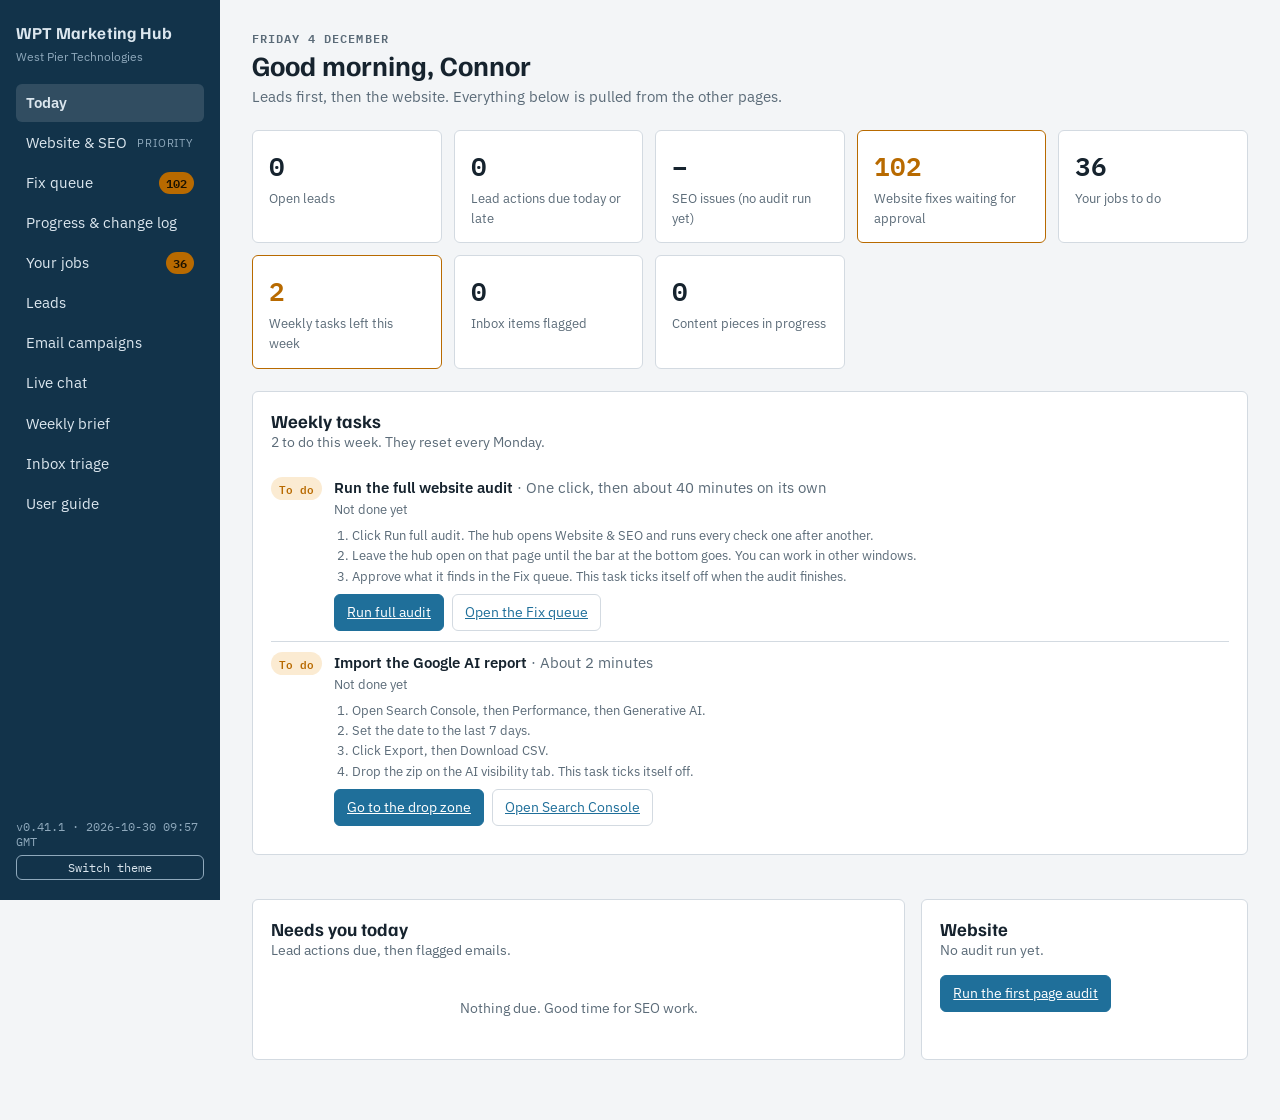
<file: index.html>
<!doctype html>
<html lang="en-GB">
<head>
<meta charset="utf-8">
<meta name="viewport" content="width=device-width, initial-scale=1, viewport-fit=cover">
<title>WPT Marketing Hub</title>
<meta name="claude:viewport-fit-sides" content="cover">
<link rel="preconnect" href="https://fonts.googleapis.com">
<link rel="preconnect" href="https://fonts.gstatic.com" crossorigin>
<link rel="stylesheet" href="https://fonts.googleapis.com/css2?family=Familjen+Grotesk:wght@500;600;700&family=IBM+Plex+Mono:wght@400;600&family=IBM+Plex+Sans:wght@400;500;600&display=swap">
<link rel="stylesheet" href="assets/styles.css">
</head>
<body>
<div class="app">
  <aside class="rail">
    <div class="brand"><b>WPT Marketing Hub</b><span>West Pier Technologies</span></div>
    <nav class="nav" id="nav" aria-label="Hub pages"></nav>
    <div class="rail-foot">
      <span id="version-tag"></span>
      <button type="button" id="theme-toggle">Switch theme</button>
    </div>
  </aside>
  <main id="main"></main>
</div>
<div class="toast" id="toast" role="status" aria-live="polite"></div>
<script src="data/proposals.js"></script>
<script src="data/snippets.js"></script>
<script src="assets/app.js"></script>
</body>
</html>
</file>
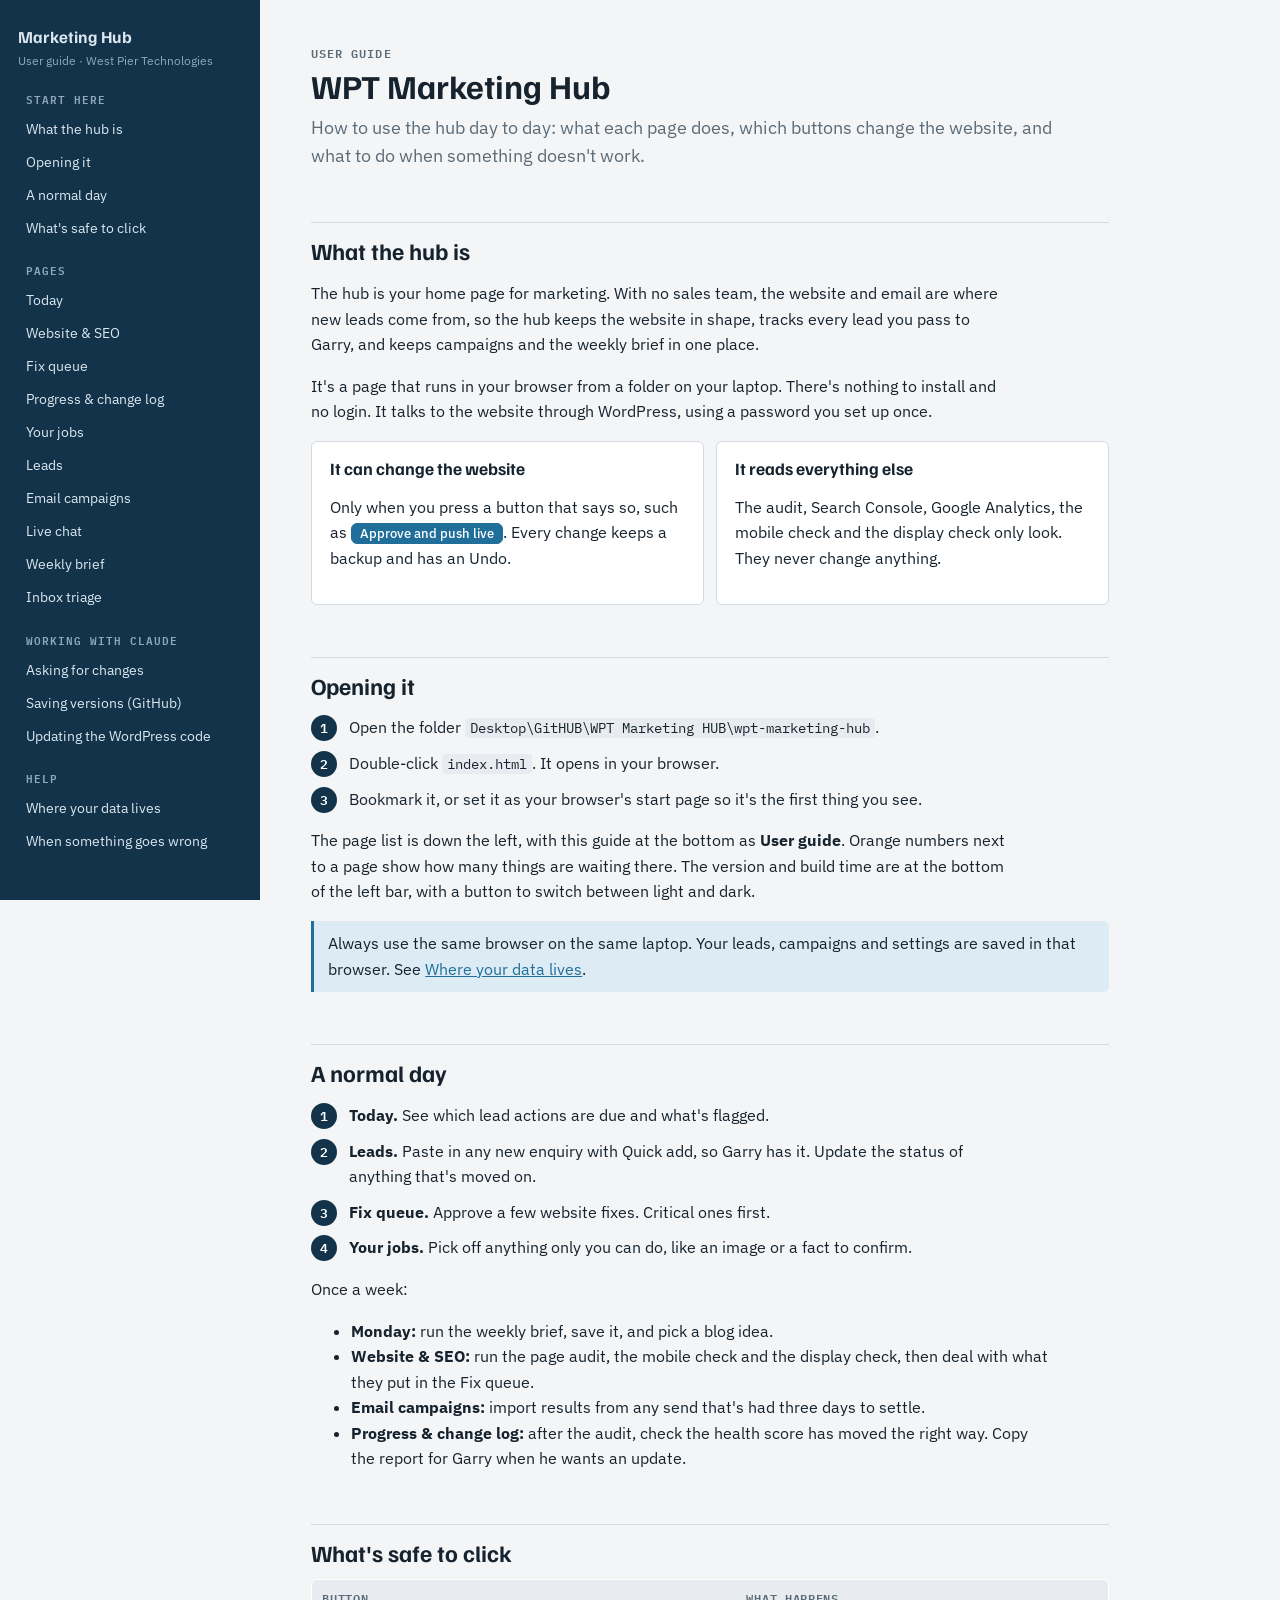
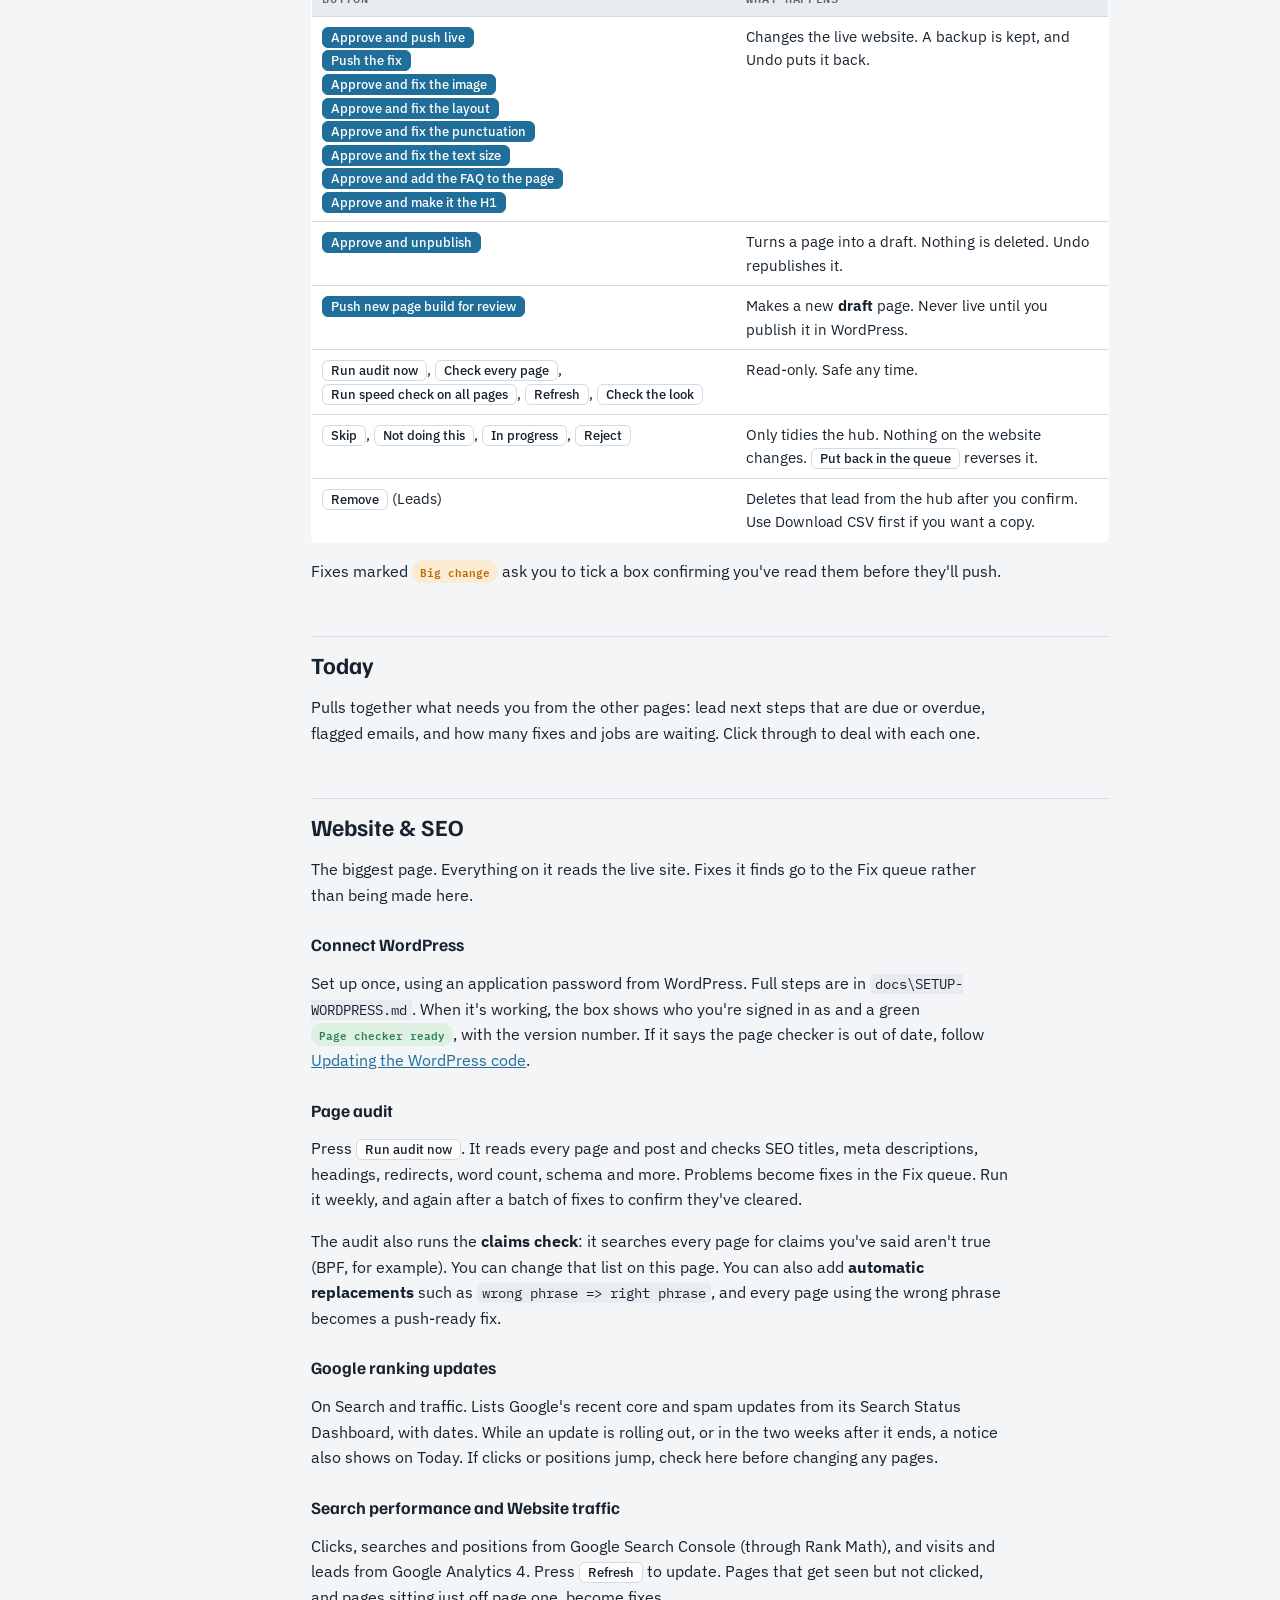
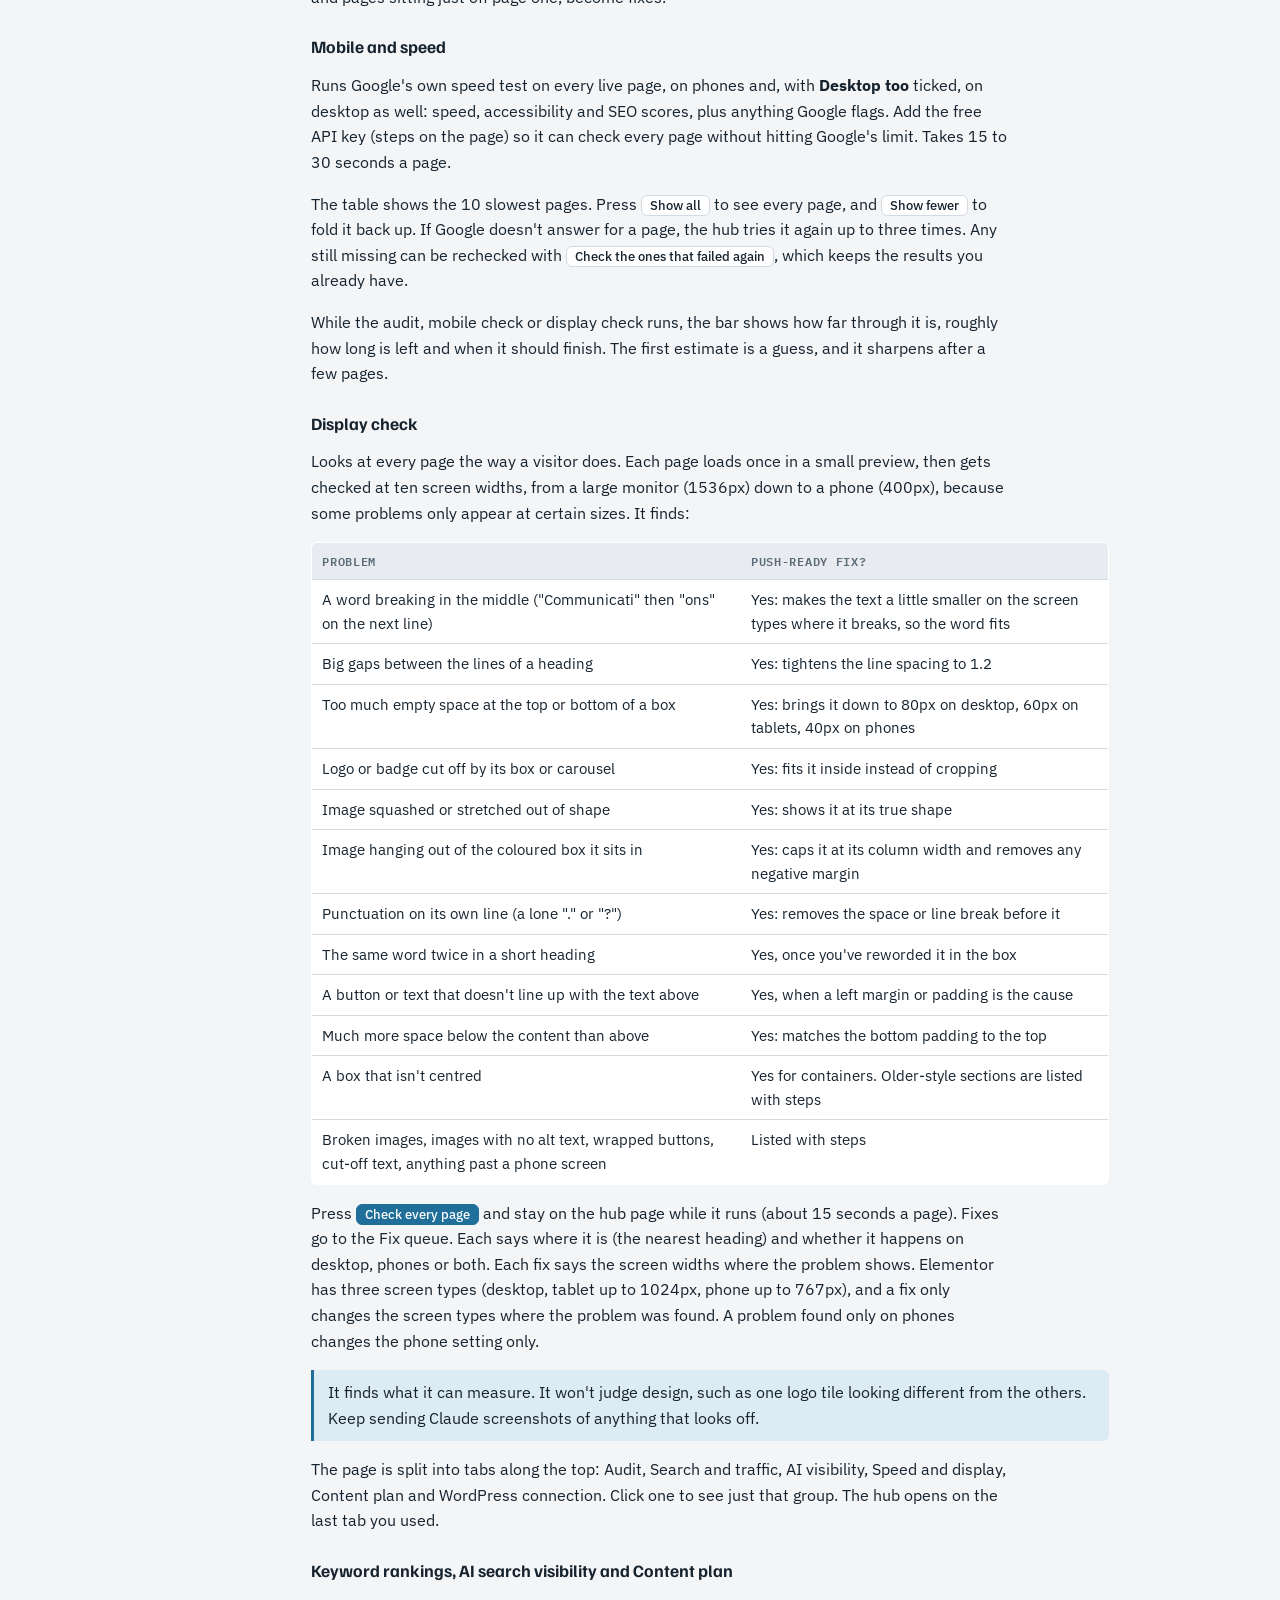
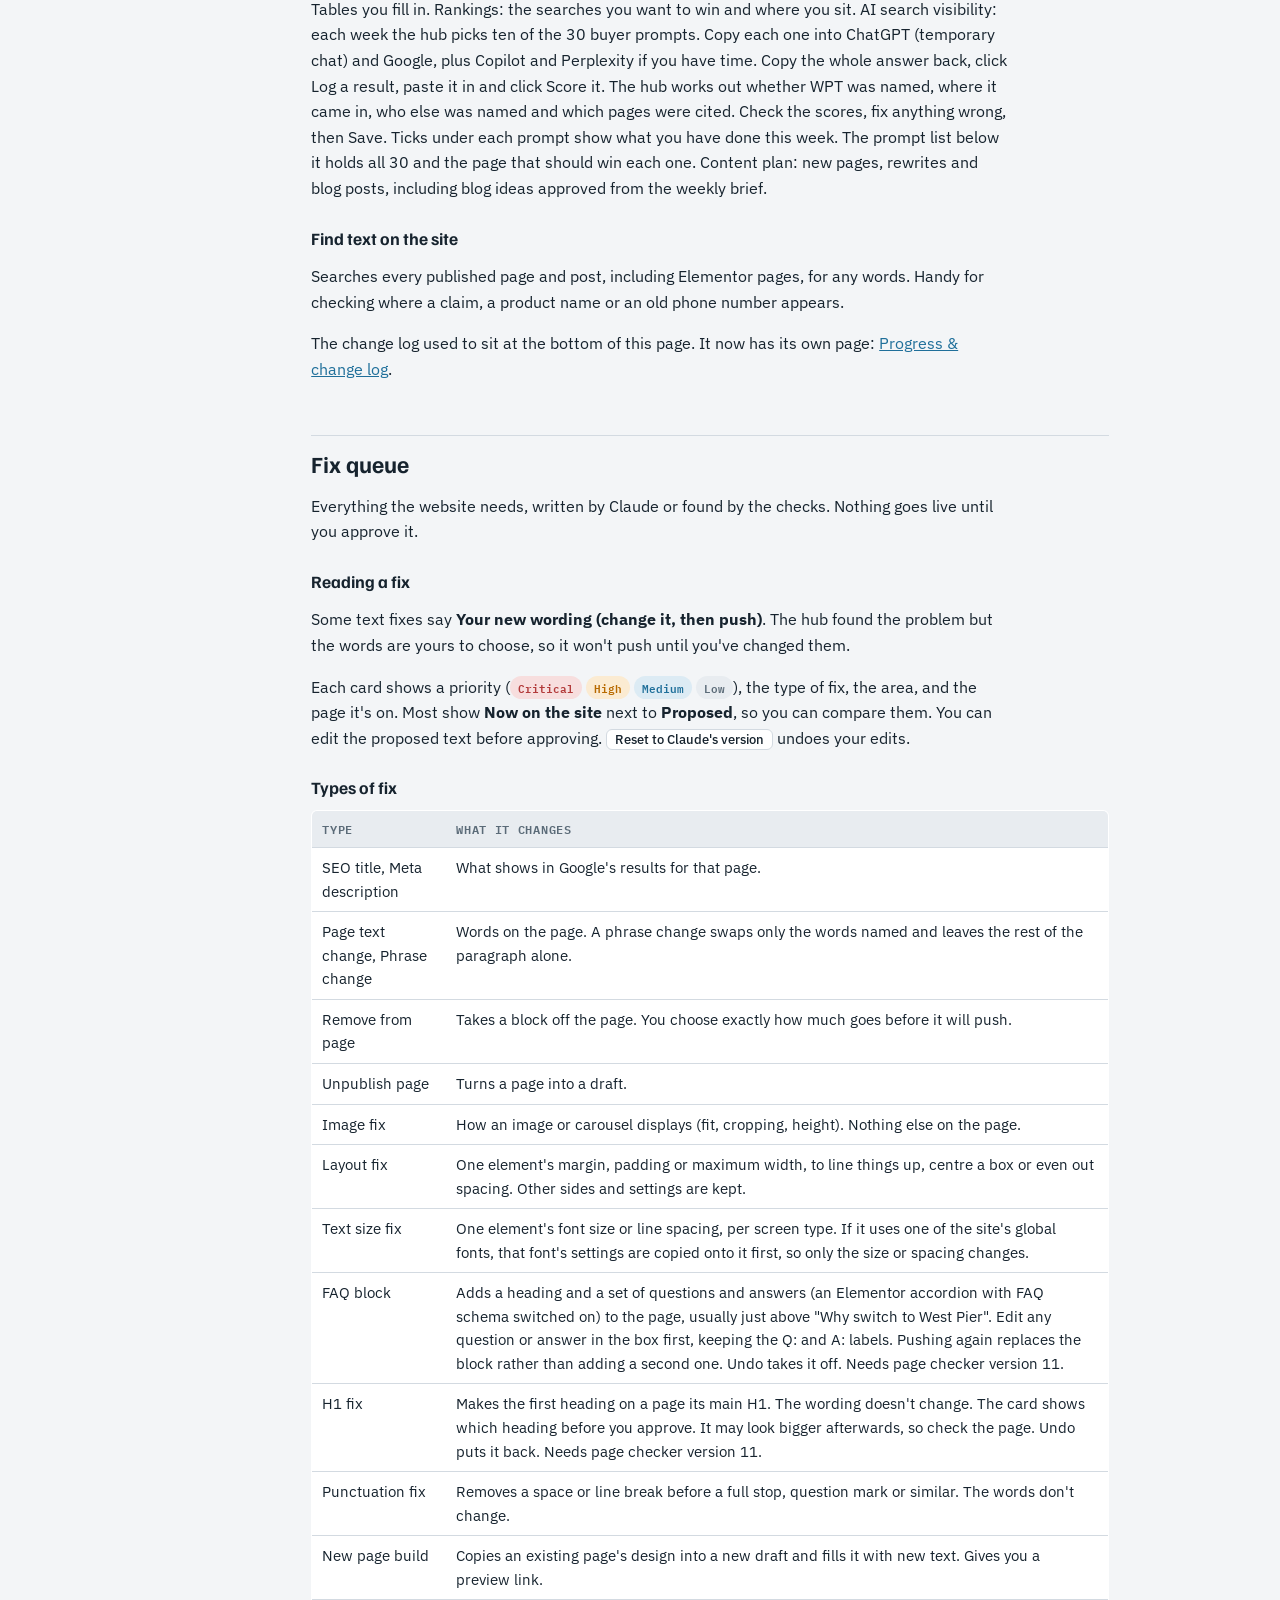
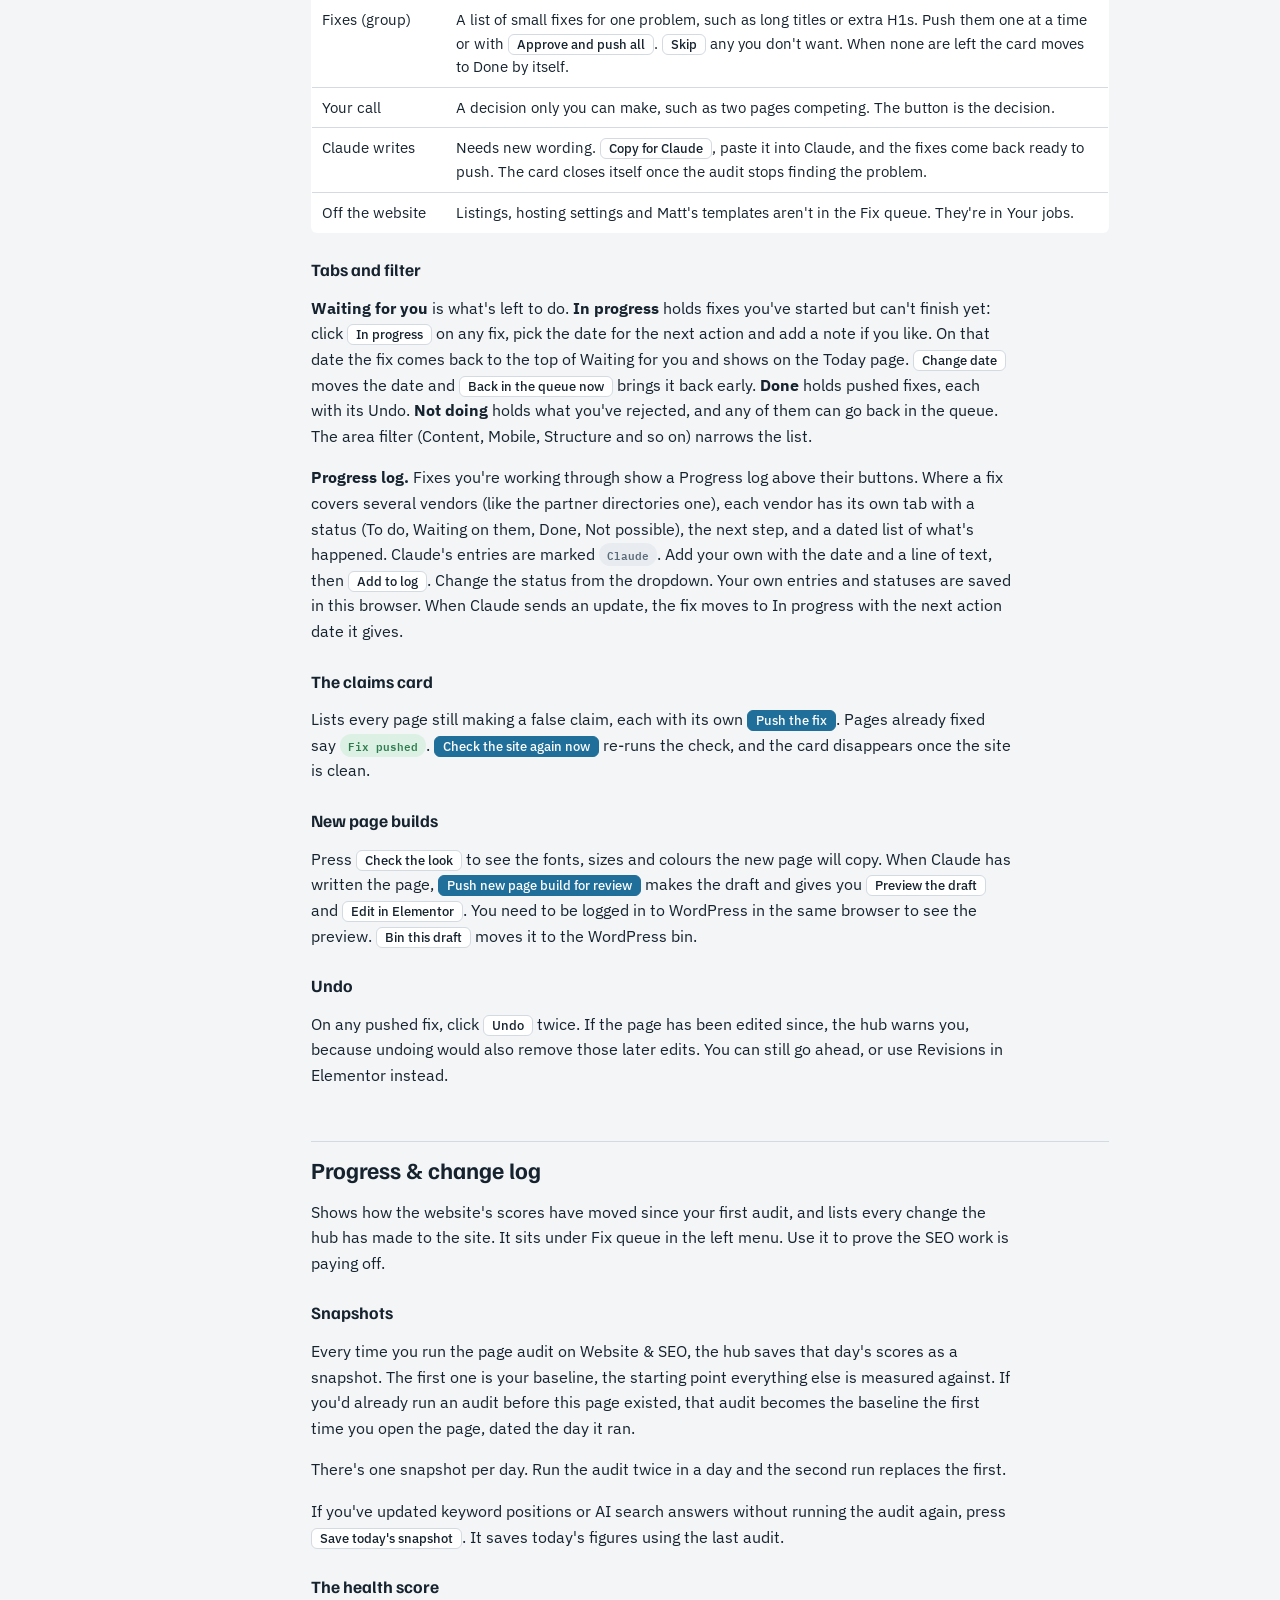
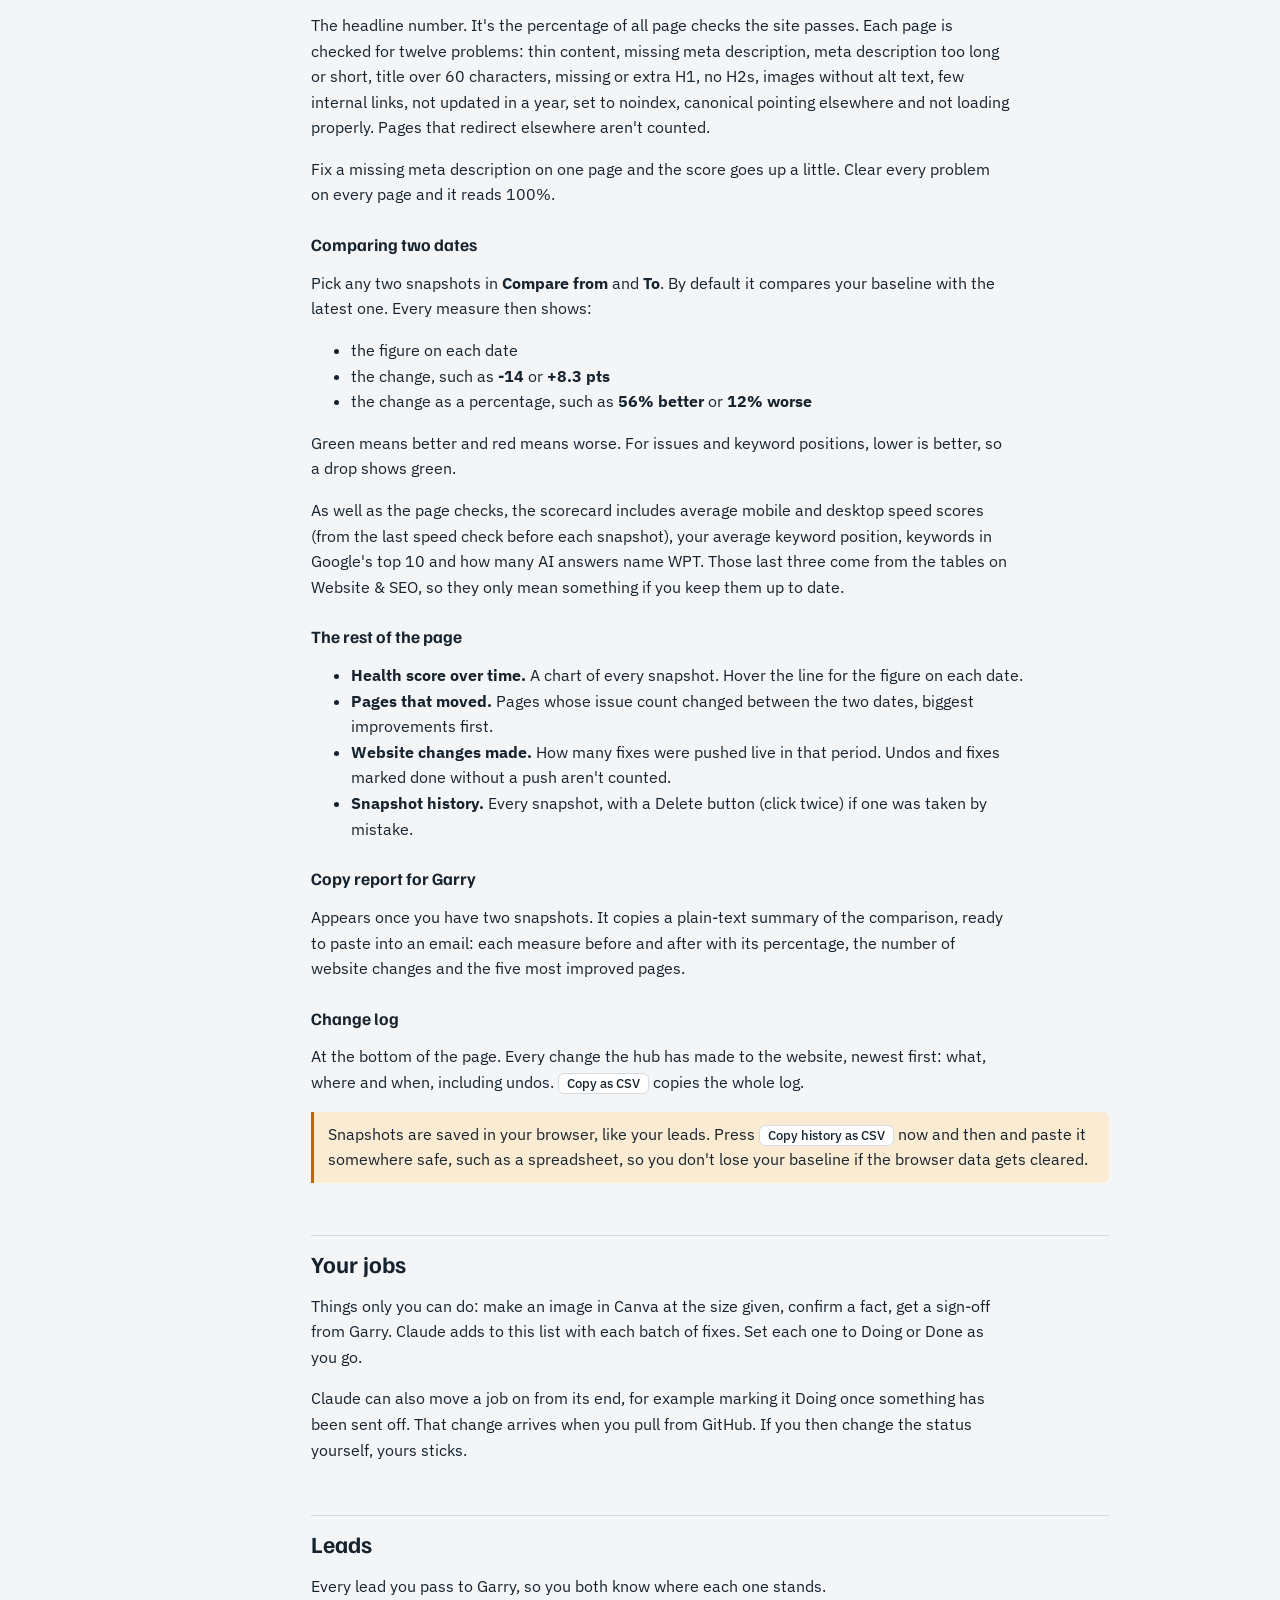
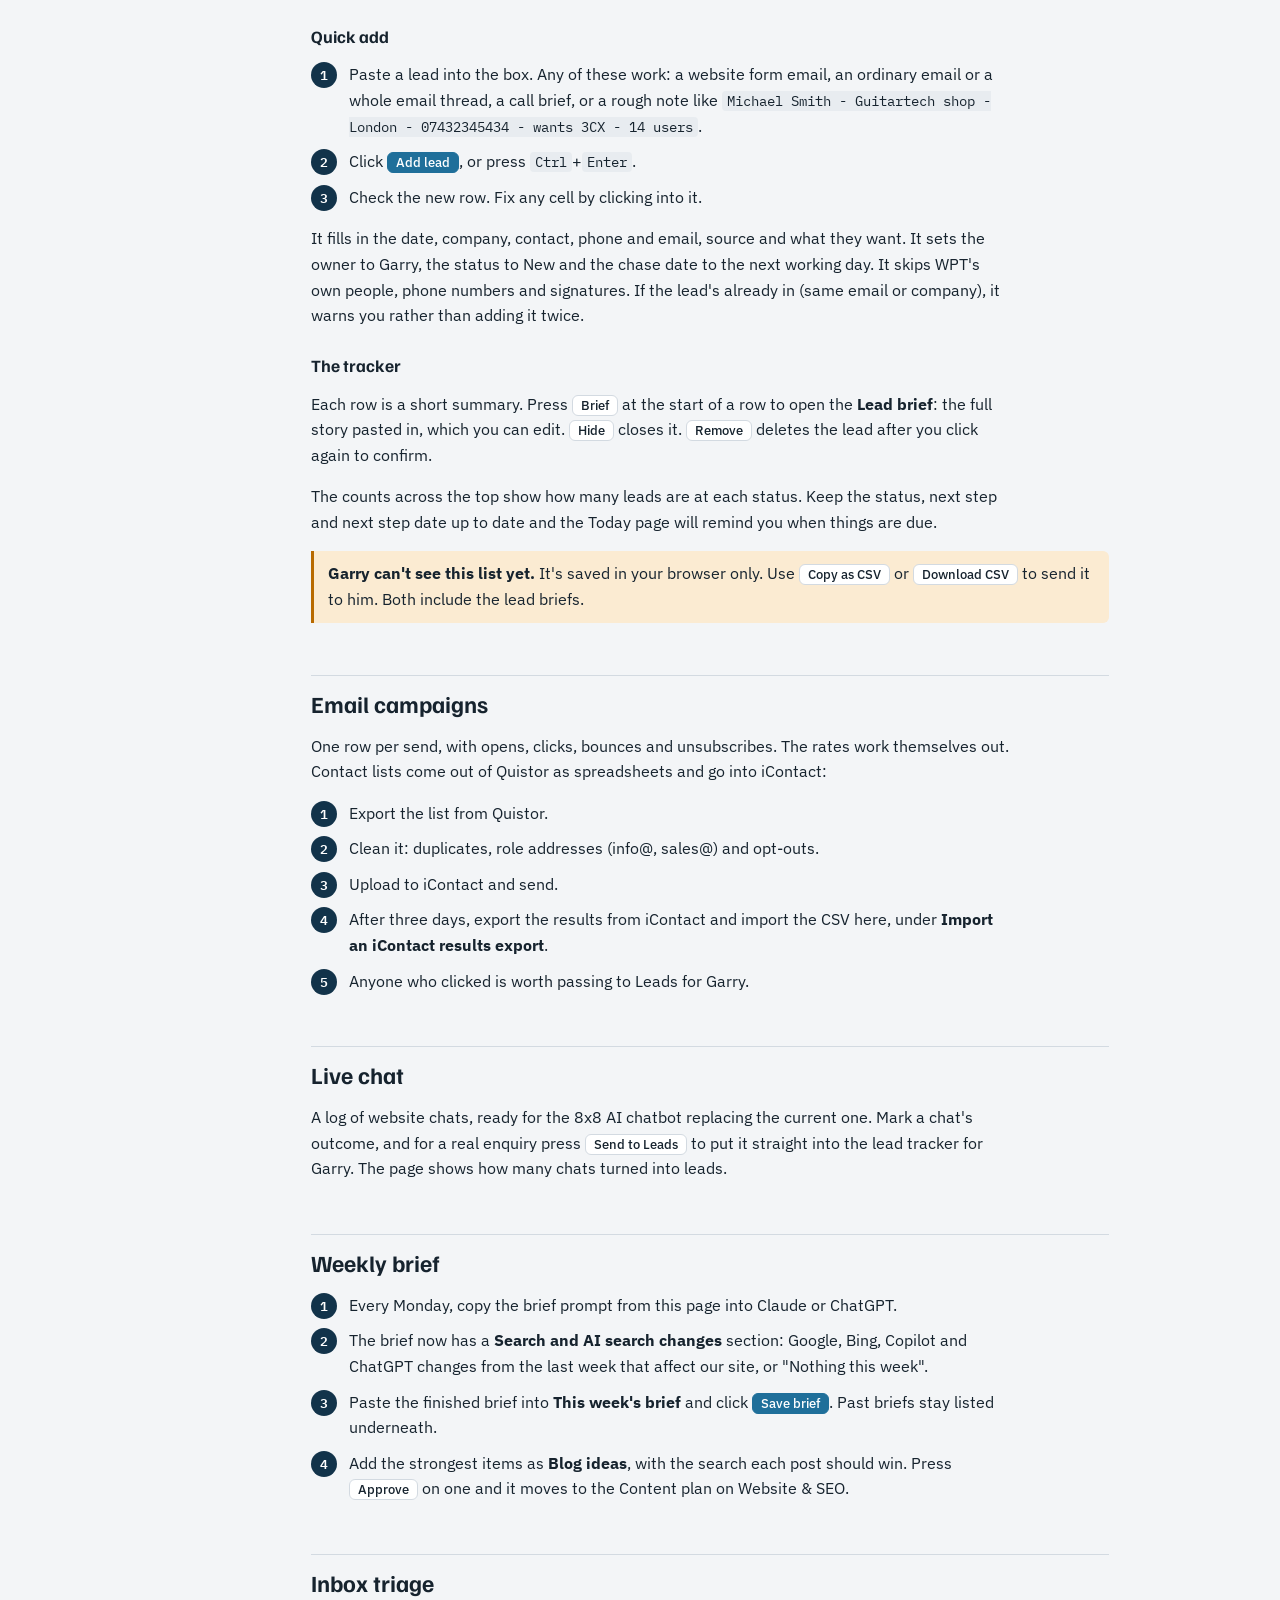
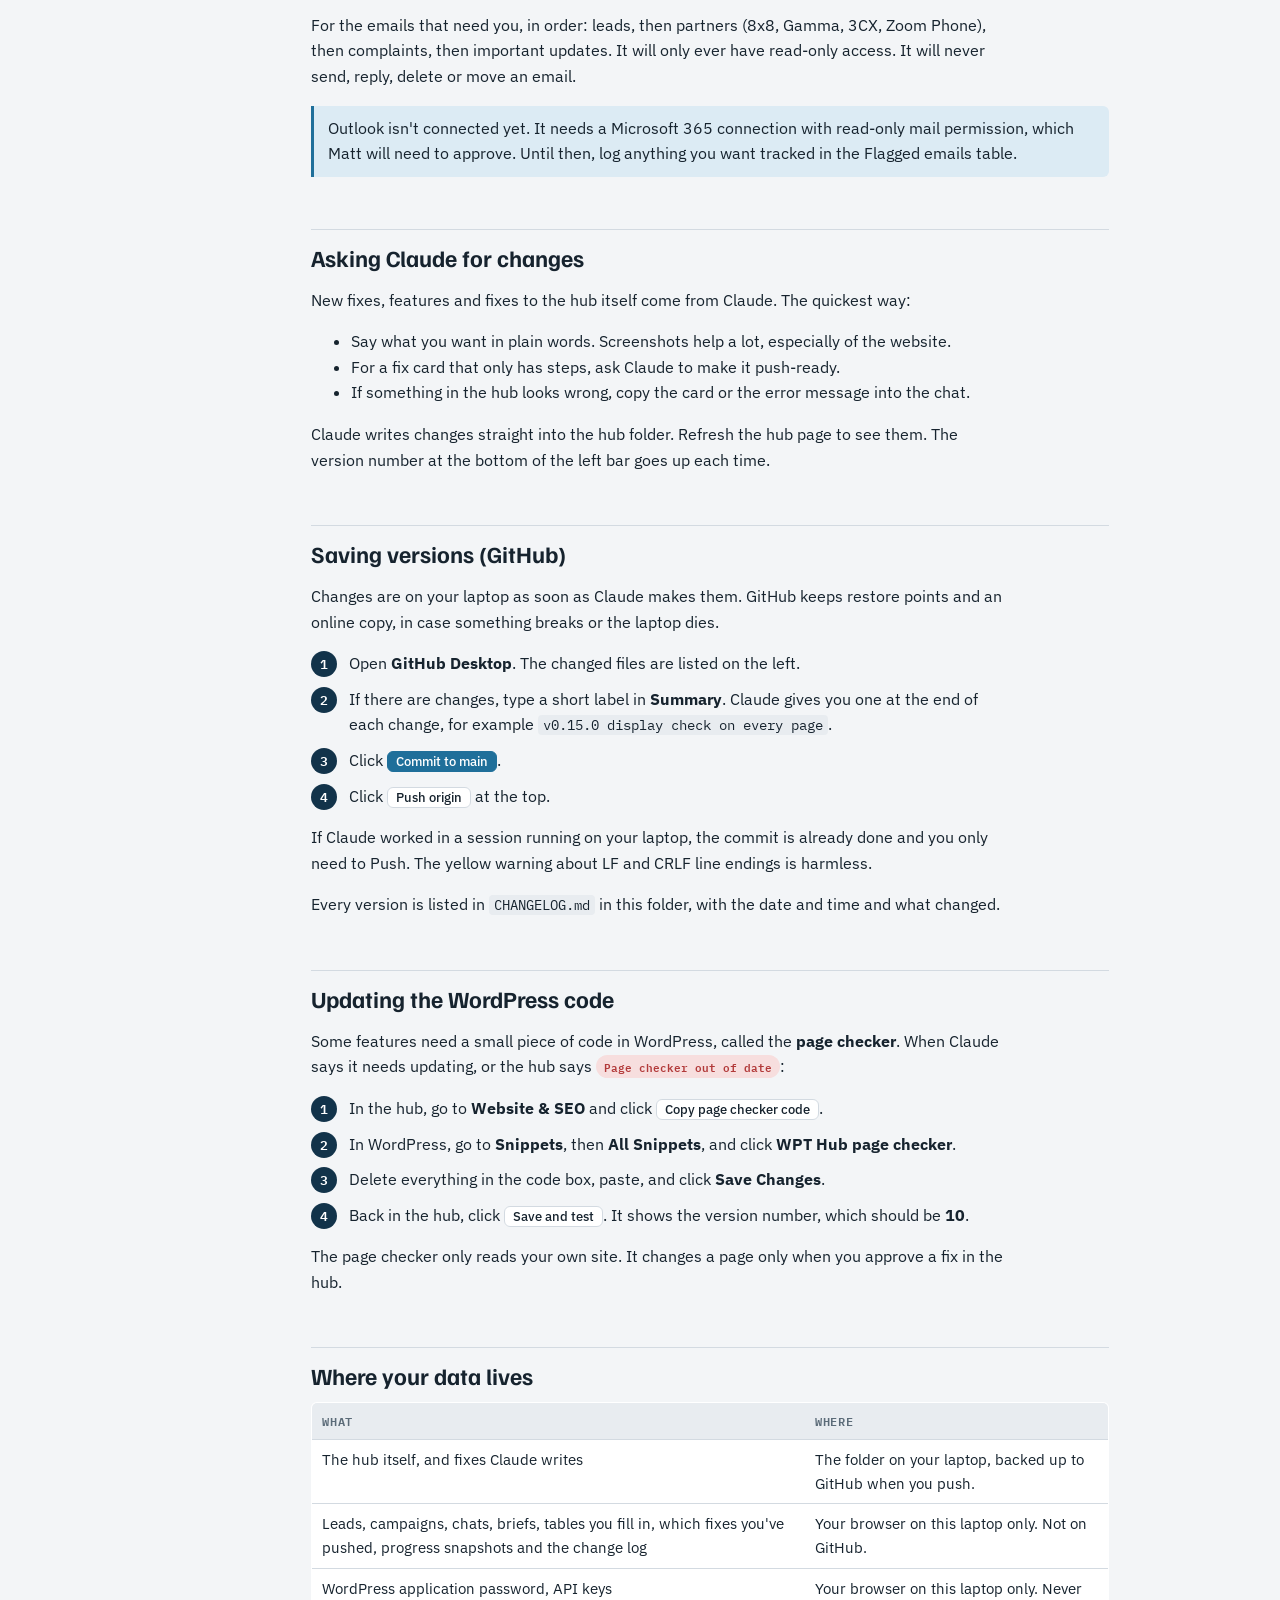
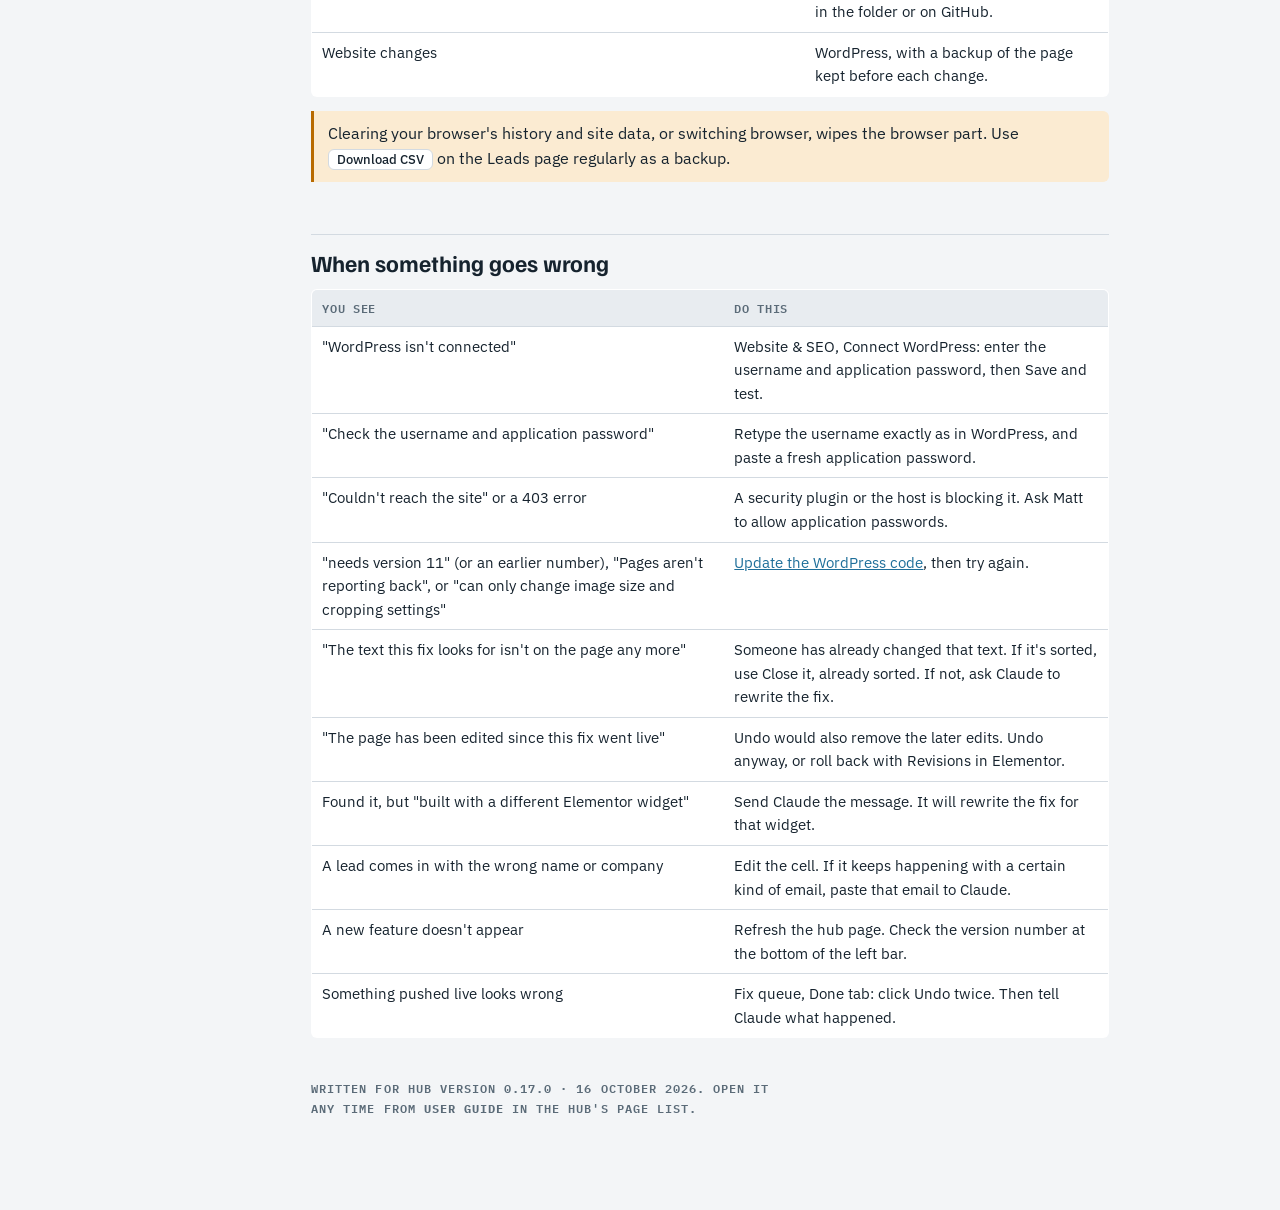
<file: USER-GUIDE.html>
<!doctype html>
<html lang="en-GB">
<head>
<meta charset="utf-8">
<meta name="viewport" content="width=device-width, initial-scale=1">
<title>Marketing Hub User Guide</title>
<link rel="preconnect" href="https://fonts.googleapis.com">
<link rel="preconnect" href="https://fonts.gstatic.com" crossorigin>
<link rel="stylesheet" href="https://fonts.googleapis.com/css2?family=Familjen+Grotesk:wght@500;600;700&family=IBM+Plex+Mono:wght@400;600&family=IBM+Plex+Sans:wght@400;500;600&display=swap">
<style>
:root {
  --bg: #F3F5F7; --surface: #FFFFFF; --sunk: #E8ECF0; --line: #D3DAE1; --fg: #16232E; --muted: #5B6B78;
  --rail: #12334A; --rail-fg: #DCE7EF; --rail-muted: #8FA9BC; --accent: #1F6F9A; --accent-soft: #DCEBF4;
  --flag: #B86A00; --flag-soft: #FBEBD2; --good: #2E7D4F; --good-soft: #DDF0E4; --bad: #B23A3A; --bad-soft: #F7DEDE;
  --font-display: "Familjen Grotesk", "Helvetica Neue", Arial, sans-serif;
  --font-body: "IBM Plex Sans", "Segoe UI", Roboto, Arial, sans-serif;
  --font-mono: "IBM Plex Mono", ui-monospace, Menlo, Consolas, monospace;
  --radius: 6px;
}
@media (prefers-color-scheme: dark) {
  :root:not([data-theme="light"]) {
    --bg: #0E171E; --surface: #15222C; --sunk: #1B2B37; --line: #2A3C4A; --fg: #E3EAF0; --muted: #93A6B5;
    --rail: #0A1319; --accent: #5BB0DE; --accent-soft: #17364A; --flag: #F0A63C; --flag-soft: #3A2A12;
    --good: #5CC489; --good-soft: #163626; --bad: #F07A7A; --bad-soft: #3E1C1C; color-scheme: dark;
  }
}
* { box-sizing: border-box; }
html { scroll-padding-top: 16px; }
body { margin: 0; background: var(--bg); color: var(--fg); font: 16px/1.6 var(--font-body); }
.layout { display: grid; grid-template-columns: 260px 1fr; min-height: 100vh; }
nav.toc { background: var(--rail); color: var(--rail-fg); padding: 24px 18px; position: sticky; top: 0; height: 100vh; overflow-y: auto; }
nav.toc b { font-family: var(--font-display); font-size: 1.05rem; display: block; }
nav.toc .sub { font-size: .78rem; color: var(--rail-muted); display: block; margin-bottom: 18px; }
nav.toc a { display: block; color: var(--rail-fg); text-decoration: none; padding: 5px 8px; border-radius: var(--radius); font-size: .9rem; }
nav.toc a:hover { background: rgba(255,255,255,.08); }
nav.toc .grp { font: 600 .68rem var(--font-mono); text-transform: uppercase; letter-spacing: .09em; color: var(--rail-muted); margin: 16px 8px 4px; }
main { padding: 40px max(16px, 4vw) 80px; max-width: 900px; min-width: 0; }
h1, h2, h3 { font-family: var(--font-display); line-height: 1.2; text-wrap: balance; }
h1 { font-size: 2.1rem; margin: 0 0 8px; }
h2 { font-size: 1.45rem; margin: 52px 0 12px; padding-top: 14px; border-top: 1px solid var(--line); }
h3 { font-size: 1.08rem; margin: 26px 0 8px; }
p, li { max-width: 70ch; }
a { color: var(--accent); }
.lede { font-size: 1.1rem; color: var(--muted); margin: 0 0 24px; }
.eyebrow { font: 600 .72rem var(--font-mono); text-transform: uppercase; letter-spacing: .09em; color: var(--muted); }
.card { background: var(--surface); border: 1px solid var(--line); border-radius: var(--radius); padding: 16px 18px; margin: 14px 0; }
.note { border-left: 3px solid var(--accent); background: var(--accent-soft); padding: 10px 14px; border-radius: 0 var(--radius) var(--radius) 0; margin: 14px 0; }
.warn { border-left: 3px solid var(--flag); background: var(--flag-soft); padding: 10px 14px; border-radius: 0 var(--radius) var(--radius) 0; margin: 14px 0; }
.btn { display: inline-block; font: 500 .82rem var(--font-body); border: 1px solid var(--line); background: var(--surface); border-radius: var(--radius); padding: 1px 8px; white-space: nowrap; }
.btn.primary { background: var(--accent); color: #fff; border-color: var(--accent); }
.chip { display: inline-block; font: 600 .7rem var(--font-mono); padding: 2px 8px; border-radius: 99px; background: var(--sunk); color: var(--muted); white-space: nowrap; }
.chip.bad { background: var(--bad-soft); color: var(--bad); } .chip.flag { background: var(--flag-soft); color: var(--flag); }
.chip.info { background: var(--accent-soft); color: var(--accent); } .chip.good { background: var(--good-soft); color: var(--good); }
table { border-collapse: collapse; width: 100%; font-size: .92rem; margin: 12px 0; background: var(--surface); border: 1px solid var(--line); border-radius: var(--radius); overflow: hidden; }
th, td { text-align: left; padding: 8px 10px; border-bottom: 1px solid var(--line); vertical-align: top; }
th { font: 600 .72rem var(--font-mono); text-transform: uppercase; letter-spacing: .06em; color: var(--muted); background: var(--sunk); }
tr:last-child td { border-bottom: 0; }
code, kbd { font: .86rem var(--font-mono); background: var(--sunk); padding: 1px 5px; border-radius: 4px; }
ol.steps { counter-reset: s; list-style: none; padding-left: 0; }
ol.steps > li { counter-increment: s; position: relative; padding-left: 38px; margin: 10px 0; }
ol.steps > li::before { content: counter(s); position: absolute; left: 0; top: 0; width: 26px; height: 26px; border-radius: 50%; background: var(--rail); color: #fff; font: 600 .8rem/26px var(--font-mono); text-align: center; }
.grid { display: grid; gap: 12px; grid-template-columns: repeat(auto-fit, minmax(240px, 1fr)); }
.grid .card { margin: 0; }
.grid .card h3 { margin-top: 0; }
@media (max-width: 860px) {
  .layout { grid-template-columns: 1fr; }
  nav.toc { position: static; height: auto; }
  table { display: block; overflow-x: auto; }
}
@media print { nav.toc { display: none; } .layout { display: block; } h2 { break-after: avoid; } }
</style>
</head>
<body>
<div class="layout">
<nav class="toc" aria-label="Contents">
  <b>Marketing Hub</b><span class="sub">User guide · West Pier Technologies</span>
  <div class="grp">Start here</div>
  <a href="#what">What the hub is</a>
  <a href="#opening">Opening it</a>
  <a href="#daily">A normal day</a>
  <a href="#safety">What's safe to click</a>
  <div class="grp">Pages</div>
  <a href="#today">Today</a>
  <a href="#seo">Website &amp; SEO</a>
  <a href="#fixes">Fix queue</a>
  <a href="#progress">Progress &amp; change log</a>
  <a href="#jobs">Your jobs</a>
  <a href="#leads">Leads</a>
  <a href="#email">Email campaigns</a>
  <a href="#chat">Live chat</a>
  <a href="#brief">Weekly brief</a>
  <a href="#inbox">Inbox triage</a>
  <div class="grp">Working with Claude</div>
  <a href="#claude">Asking for changes</a>
  <a href="#github">Saving versions (GitHub)</a>
  <a href="#snippet">Updating the WordPress code</a>
  <div class="grp">Help</div>
  <a href="#data">Where your data lives</a>
  <a href="#problems">When something goes wrong</a>
</nav>

<main>
<span class="eyebrow">User guide</span>
<h1>WPT Marketing Hub</h1>
<p class="lede">How to use the hub day to day: what each page does, which buttons change the website, and what to do when something doesn't work.</p>

<h2 id="what">What the hub is</h2>
<p>The hub is your home page for marketing. With no sales team, the website and email are where new leads come from, so the hub keeps the website in shape, tracks every lead you pass to Garry, and keeps campaigns and the weekly brief in one place.</p>
<p>It's a page that runs in your browser from a folder on your laptop. There's nothing to install and no login. It talks to the website through WordPress, using a password you set up once.</p>
<div class="grid">
  <div class="card"><h3>It can change the website</h3><p>Only when you press a button that says so, such as <span class="btn primary">Approve and push live</span>. Every change keeps a backup and has an Undo.</p></div>
  <div class="card"><h3>It reads everything else</h3><p>The audit, Search Console, Google Analytics, the mobile check and the display check only look. They never change anything.</p></div>
</div>

<h2 id="opening">Opening it</h2>
<ol class="steps">
  <li>Open the folder <code>Desktop\GitHUB\WPT Marketing HUB\wpt-marketing-hub</code>.</li>
  <li>Double-click <code>index.html</code>. It opens in your browser.</li>
  <li>Bookmark it, or set it as your browser's start page so it's the first thing you see.</li>
</ol>
<p>The page list is down the left, with this guide at the bottom as <b>User guide</b>. Orange numbers next to a page show how many things are waiting there. The version and build time are at the bottom of the left bar, with a button to switch between light and dark.</p>
<div class="note">Always use the same browser on the same laptop. Your leads, campaigns and settings are saved in that browser. See <a href="#data">Where your data lives</a>.</div>

<h2 id="daily">A normal day</h2>
<ol class="steps">
  <li><b>Today.</b> See which lead actions are due and what's flagged.</li>
  <li><b>Leads.</b> Paste in any new enquiry with Quick add, so Garry has it. Update the status of anything that's moved on.</li>
  <li><b>Fix queue.</b> Approve a few website fixes. Critical ones first.</li>
  <li><b>Your jobs.</b> Pick off anything only you can do, like an image or a fact to confirm.</li>
</ol>
<p>Once a week:</p>
<ul>
  <li><b>Monday:</b> run the weekly brief, save it, and pick a blog idea.</li>
  <li><b>Website &amp; SEO:</b> run the page audit, the mobile check and the display check, then deal with what they put in the Fix queue.</li>
  <li><b>Email campaigns:</b> import results from any send that's had three days to settle.</li>
  <li><b>Progress &amp; change log:</b> after the audit, check the health score has moved the right way. Copy the report for Garry when he wants an update.</li>
</ul>

<h2 id="safety">What's safe to click</h2>
<table>
  <thead><tr><th>Button</th><th>What happens</th></tr></thead>
  <tbody>
    <tr><td><span class="btn primary">Approve and push live</span><br><span class="btn primary">Push the fix</span><br><span class="btn primary">Approve and fix the image</span><br><span class="btn primary">Approve and fix the layout</span><br><span class="btn primary">Approve and fix the punctuation</span><br><span class="btn primary">Approve and fix the text size</span><br><span class="btn primary">Approve and add the FAQ to the page</span><br><span class="btn primary">Approve and make it the H1</span></td><td>Changes the live website. A backup is kept, and Undo puts it back.</td></tr>
    <tr><td><span class="btn primary">Approve and unpublish</span></td><td>Turns a page into a draft. Nothing is deleted. Undo republishes it.</td></tr>
    <tr><td><span class="btn primary">Push new page build for review</span></td><td>Makes a new <b>draft</b> page. Never live until you publish it in WordPress.</td></tr>
    <tr><td><span class="btn">Run audit now</span>, <span class="btn">Check every page</span>, <span class="btn">Run speed check on all pages</span>, <span class="btn">Refresh</span>, <span class="btn">Check the look</span></td><td>Read-only. Safe any time.</td></tr>
    <tr><td><span class="btn">Skip</span>, <span class="btn">Not doing this</span>, <span class="btn">In progress</span>, <span class="btn">Reject</span></td><td>Only tidies the hub. Nothing on the website changes. <span class="btn">Put back in the queue</span> reverses it.</td></tr>
    <tr><td><span class="btn">Remove</span> (Leads)</td><td>Deletes that lead from the hub after you confirm. Use Download CSV first if you want a copy.</td></tr>
  </tbody>
</table>
<p>Fixes marked <span class="chip flag">Big change</span> ask you to tick a box confirming you've read them before they'll push.</p>

<h2 id="today">Today</h2>
<p>Pulls together what needs you from the other pages: lead next steps that are due or overdue, flagged emails, and how many fixes and jobs are waiting. Click through to deal with each one.</p>

<h2 id="seo">Website &amp; SEO</h2>
<p>The biggest page. Everything on it reads the live site. Fixes it finds go to the Fix queue rather than being made here.</p>

<h3>Connect WordPress</h3>
<p>Set up once, using an application password from WordPress. Full steps are in <code>docs\SETUP-WORDPRESS.md</code>. When it's working, the box shows who you're signed in as and a green <span class="chip good">Page checker ready</span>, with the version number. If it says the page checker is out of date, follow <a href="#snippet">Updating the WordPress code</a>.</p>

<h3>Page audit</h3>
<p>Press <span class="btn">Run audit now</span>. It reads every page and post and checks SEO titles, meta descriptions, headings, redirects, word count, schema and more. Problems become fixes in the Fix queue. Run it weekly, and again after a batch of fixes to confirm they've cleared.</p>
<p>The audit also runs the <b>claims check</b>: it searches every page for claims you've said aren't true (BPF, for example). You can change that list on this page. You can also add <b>automatic replacements</b> such as <code>wrong phrase =&gt; right phrase</code>, and every page using the wrong phrase becomes a push-ready fix.</p>

<h3>Google ranking updates</h3>
<p>On Search and traffic. Lists Google's recent core and spam updates from its Search Status Dashboard, with dates. While an update is rolling out, or in the two weeks after it ends, a notice also shows on Today. If clicks or positions jump, check here before changing any pages.</p>

<h3>Search performance and Website traffic</h3>
<p>Clicks, searches and positions from Google Search Console (through Rank Math), and visits and leads from Google Analytics 4. Press <span class="btn">Refresh</span> to update. Pages that get seen but not clicked, and pages sitting just off page one, become fixes.</p>

<h3>Mobile and speed</h3>
<p>Runs Google's own speed test on every live page, on phones and, with <b>Desktop too</b> ticked, on desktop as well: speed, accessibility and SEO scores, plus anything Google flags. Add the free API key (steps on the page) so it can check every page without hitting Google's limit. Takes 15 to 30 seconds a page.</p>
<p>The table shows the 10 slowest pages. Press <span class="btn">Show all</span> to see every page, and <span class="btn">Show fewer</span> to fold it back up. If Google doesn't answer for a page, the hub tries it again up to three times. Any still missing can be rechecked with <span class="btn">Check the ones that failed again</span>, which keeps the results you already have.</p>
<p>While the audit, mobile check or display check runs, the bar shows how far through it is, roughly how long is left and when it should finish. The first estimate is a guess, and it sharpens after a few pages.</p>

<h3>Display check</h3>
<p>Looks at every page the way a visitor does. Each page loads once in a small preview, then gets checked at ten screen widths, from a large monitor (1536px) down to a phone (400px), because some problems only appear at certain sizes. It finds:</p>
<table>
  <thead><tr><th>Problem</th><th>Push-ready fix?</th></tr></thead>
  <tbody>
    <tr><td>A word breaking in the middle ("Communicati" then "ons" on the next line)</td><td>Yes: makes the text a little smaller on the screen types where it breaks, so the word fits</td></tr>
    <tr><td>Big gaps between the lines of a heading</td><td>Yes: tightens the line spacing to 1.2</td></tr>
    <tr><td>Too much empty space at the top or bottom of a box</td><td>Yes: brings it down to 80px on desktop, 60px on tablets, 40px on phones</td></tr>
    <tr><td>Logo or badge cut off by its box or carousel</td><td>Yes: fits it inside instead of cropping</td></tr>
    <tr><td>Image squashed or stretched out of shape</td><td>Yes: shows it at its true shape</td></tr>
    <tr><td>Image hanging out of the coloured box it sits in</td><td>Yes: caps it at its column width and removes any negative margin</td></tr>
    <tr><td>Punctuation on its own line (a lone "." or "?")</td><td>Yes: removes the space or line break before it</td></tr>
    <tr><td>The same word twice in a short heading</td><td>Yes, once you've reworded it in the box</td></tr>
    <tr><td>A button or text that doesn't line up with the text above</td><td>Yes, when a left margin or padding is the cause</td></tr>
    <tr><td>Much more space below the content than above</td><td>Yes: matches the bottom padding to the top</td></tr>
    <tr><td>A box that isn't centred</td><td>Yes for containers. Older-style sections are listed with steps</td></tr>
    <tr><td>Broken images, images with no alt text, wrapped buttons, cut-off text, anything past a phone screen</td><td>Listed with steps</td></tr>
  </tbody>
</table>
<p>Press <span class="btn primary">Check every page</span> and stay on the hub page while it runs (about 15 seconds a page). Fixes go to the Fix queue. Each says where it is (the nearest heading) and whether it happens on desktop, phones or both. Each fix says the screen widths where the problem shows. Elementor has three screen types (desktop, tablet up to 1024px, phone up to 767px), and a fix only changes the screen types where the problem was found. A problem found only on phones changes the phone setting only.</p>
<div class="note">It finds what it can measure. It won't judge design, such as one logo tile looking different from the others. Keep sending Claude screenshots of anything that looks off.</div>

<p>The page is split into tabs along the top: Audit, Search and traffic, AI visibility, Speed and display, Content plan and WordPress connection. Click one to see just that group. The hub opens on the last tab you used.</p>
<h3>Keyword rankings, AI search visibility and Content plan</h3>
<p>Tables you fill in. Rankings: the searches you want to win and where you sit. AI search visibility: each week the hub picks ten of the 30 buyer prompts. Copy each one into ChatGPT (temporary chat) and Google, plus Copilot and Perplexity if you have time. Copy the whole answer back, click Log a result, paste it in and click Score it. The hub works out whether WPT was named, where it came in, who else was named and which pages were cited. Check the scores, fix anything wrong, then Save. Ticks under each prompt show what you have done this week. The prompt list below it holds all 30 and the page that should win each one. Content plan: new pages, rewrites and blog posts, including blog ideas approved from the weekly brief.</p>

<h3>Find text on the site</h3>
<p>Searches every published page and post, including Elementor pages, for any words. Handy for checking where a claim, a product name or an old phone number appears.</p>

<p>The change log used to sit at the bottom of this page. It now has its own page: <a href="#progress">Progress &amp; change log</a>.</p>

<h2 id="fixes">Fix queue</h2>
<p>Everything the website needs, written by Claude or found by the checks. Nothing goes live until you approve it.</p>
<h3>Reading a fix</h3>
<p>Some text fixes say <b>Your new wording (change it, then push)</b>. The hub found the problem but the words are yours to choose, so it won't push until you've changed them.</p>
<p>Each card shows a priority (<span class="chip bad">Critical</span> <span class="chip flag">High</span> <span class="chip info">Medium</span> <span class="chip">Low</span>), the type of fix, the area, and the page it's on. Most show <b>Now on the site</b> next to <b>Proposed</b>, so you can compare them. You can edit the proposed text before approving. <span class="btn">Reset to Claude's version</span> undoes your edits.</p>
<h3>Types of fix</h3>
<table>
  <thead><tr><th>Type</th><th>What it changes</th></tr></thead>
  <tbody>
    <tr><td>SEO title, Meta description</td><td>What shows in Google's results for that page.</td></tr>
    <tr><td>Page text change, Phrase change</td><td>Words on the page. A phrase change swaps only the words named and leaves the rest of the paragraph alone.</td></tr>
    <tr><td>Remove from page</td><td>Takes a block off the page. You choose exactly how much goes before it will push.</td></tr>
    <tr><td>Unpublish page</td><td>Turns a page into a draft.</td></tr>
    <tr><td>Image fix</td><td>How an image or carousel displays (fit, cropping, height). Nothing else on the page.</td></tr>
    <tr><td>Layout fix</td><td>One element's margin, padding or maximum width, to line things up, centre a box or even out spacing. Other sides and settings are kept.</td></tr>
    <tr><td>Text size fix</td><td>One element's font size or line spacing, per screen type. If it uses one of the site's global fonts, that font's settings are copied onto it first, so only the size or spacing changes.</td></tr>
    <tr><td>FAQ block</td><td>Adds a heading and a set of questions and answers (an Elementor accordion with FAQ schema switched on) to the page, usually just above "Why switch to West Pier". Edit any question or answer in the box first, keeping the Q: and A: labels. Pushing again replaces the block rather than adding a second one. Undo takes it off. Needs page checker version 11.</td></tr>
    <tr><td>H1 fix</td><td>Makes the first heading on a page its main H1. The wording doesn't change. The card shows which heading before you approve. It may look bigger afterwards, so check the page. Undo puts it back. Needs page checker version 11.</td></tr>
    <tr><td>Punctuation fix</td><td>Removes a space or line break before a full stop, question mark or similar. The words don't change.</td></tr>
    <tr><td>New page build</td><td>Copies an existing page's design into a new draft and fills it with new text. Gives you a preview link.</td></tr>
    <tr><td>Fixes (group)</td><td>A list of small fixes for one problem, such as long titles or extra H1s. Push them one at a time or with <span class="btn">Approve and push all</span>. <span class="btn">Skip</span> any you don't want. When none are left the card moves to Done by itself.</td></tr>
    <tr><td>Your call</td><td>A decision only you can make, such as two pages competing. The button is the decision.</td></tr>
    <tr><td>Claude writes</td><td>Needs new wording. <span class="btn">Copy for Claude</span>, paste it into Claude, and the fixes come back ready to push. The card closes itself once the audit stops finding the problem.</td></tr>
    <tr><td>Off the website</td><td>Listings, hosting settings and Matt's templates aren't in the Fix queue. They're in Your jobs.</td></tr>
  </tbody>
</table>
<h3>Tabs and filter</h3>
<p><b>Waiting for you</b> is what's left to do. <b>In progress</b> holds fixes you've started but can't finish yet: click <span class="btn">In progress</span> on any fix, pick the date for the next action and add a note if you like. On that date the fix comes back to the top of Waiting for you and shows on the Today page. <span class="btn">Change date</span> moves the date and <span class="btn">Back in the queue now</span> brings it back early. <b>Done</b> holds pushed fixes, each with its Undo. <b>Not doing</b> holds what you've rejected, and any of them can go back in the queue. The area filter (Content, Mobile, Structure and so on) narrows the list.</p>
<p><b>Progress log.</b> Fixes you're working through show a Progress log above their buttons. Where a fix covers several vendors (like the partner directories one), each vendor has its own tab with a status (To do, Waiting on them, Done, Not possible), the next step, and a dated list of what's happened. Claude's entries are marked <span class="chip">Claude</span>. Add your own with the date and a line of text, then <span class="btn">Add to log</span>. Change the status from the dropdown. Your own entries and statuses are saved in this browser. When Claude sends an update, the fix moves to In progress with the next action date it gives.</p>
<h3>The claims card</h3>
<p>Lists every page still making a false claim, each with its own <span class="btn primary">Push the fix</span>. Pages already fixed say <span class="chip good">Fix pushed</span>. <span class="btn primary">Check the site again now</span> re-runs the check, and the card disappears once the site is clean.</p>
<h3>New page builds</h3>
<p>Press <span class="btn">Check the look</span> to see the fonts, sizes and colours the new page will copy. When Claude has written the page, <span class="btn primary">Push new page build for review</span> makes the draft and gives you <span class="btn">Preview the draft</span> and <span class="btn">Edit in Elementor</span>. You need to be logged in to WordPress in the same browser to see the preview. <span class="btn">Bin this draft</span> moves it to the WordPress bin.</p>
<h3>Undo</h3>
<p>On any pushed fix, click <span class="btn">Undo</span> twice. If the page has been edited since, the hub warns you, because undoing would also remove those later edits. You can still go ahead, or use Revisions in Elementor instead.</p>

<h2 id="progress">Progress &amp; change log</h2>
<p>Shows how the website's scores have moved since your first audit, and lists every change the hub has made to the site. It sits under Fix queue in the left menu. Use it to prove the SEO work is paying off.</p>

<h3>Snapshots</h3>
<p>Every time you run the page audit on Website &amp; SEO, the hub saves that day's scores as a snapshot. The first one is your baseline, the starting point everything else is measured against. If you'd already run an audit before this page existed, that audit becomes the baseline the first time you open the page, dated the day it ran.</p>
<p>There's one snapshot per day. Run the audit twice in a day and the second run replaces the first.</p>
<p>If you've updated keyword positions or AI search answers without running the audit again, press <span class="btn">Save today's snapshot</span>. It saves today's figures using the last audit.</p>

<h3>The health score</h3>
<p>The headline number. It's the percentage of all page checks the site passes. Each page is checked for twelve problems: thin content, missing meta description, meta description too long or short, title over 60 characters, missing or extra H1, no H2s, images without alt text, few internal links, not updated in a year, set to noindex, canonical pointing elsewhere and not loading properly. Pages that redirect elsewhere aren't counted.</p>
<p>Fix a missing meta description on one page and the score goes up a little. Clear every problem on every page and it reads 100%.</p>

<h3>Comparing two dates</h3>
<p>Pick any two snapshots in <b>Compare from</b> and <b>To</b>. By default it compares your baseline with the latest one. Every measure then shows:</p>
<ul>
  <li>the figure on each date</li>
  <li>the change, such as <b>-14</b> or <b>+8.3 pts</b></li>
  <li>the change as a percentage, such as <b>56% better</b> or <b>12% worse</b></li>
</ul>
<p>Green means better and red means worse. For issues and keyword positions, lower is better, so a drop shows green.</p>
<p>As well as the page checks, the scorecard includes average mobile and desktop speed scores (from the last speed check before each snapshot), your average keyword position, keywords in Google's top 10 and how many AI answers name WPT. Those last three come from the tables on Website &amp; SEO, so they only mean something if you keep them up to date.</p>

<h3>The rest of the page</h3>
<ul>
  <li><b>Health score over time.</b> A chart of every snapshot. Hover the line for the figure on each date.</li>
  <li><b>Pages that moved.</b> Pages whose issue count changed between the two dates, biggest improvements first.</li>
  <li><b>Website changes made.</b> How many fixes were pushed live in that period. Undos and fixes marked done without a push aren't counted.</li>
  <li><b>Snapshot history.</b> Every snapshot, with a Delete button (click twice) if one was taken by mistake.</li>
</ul>

<h3>Copy report for Garry</h3>
<p>Appears once you have two snapshots. It copies a plain-text summary of the comparison, ready to paste into an email: each measure before and after with its percentage, the number of website changes and the five most improved pages.</p>

<h3>Change log</h3>
<p>At the bottom of the page. Every change the hub has made to the website, newest first: what, where and when, including undos. <span class="btn">Copy as CSV</span> copies the whole log.</p>

<div class="warn">Snapshots are saved in your browser, like your leads. Press <span class="btn">Copy history as CSV</span> now and then and paste it somewhere safe, such as a spreadsheet, so you don't lose your baseline if the browser data gets cleared.</div>

<h2 id="jobs">Your jobs</h2>
<p>Things only you can do: make an image in Canva at the size given, confirm a fact, get a sign-off from Garry. Claude adds to this list with each batch of fixes. Set each one to Doing or Done as you go.</p>

<p>Claude can also move a job on from its end, for example marking it Doing once something has been sent off. That change arrives when you pull from GitHub. If you then change the status yourself, yours sticks.</p>

<h2 id="leads">Leads</h2>
<p>Every lead you pass to Garry, so you both know where each one stands.</p>
<h3>Quick add</h3>
<ol class="steps">
  <li>Paste a lead into the box. Any of these work: a website form email, an ordinary email or a whole email thread, a call brief, or a rough note like <code>Michael Smith - Guitartech shop - London - 07432345434 - wants 3CX - 14 users</code>.</li>
  <li>Click <span class="btn primary">Add lead</span>, or press <kbd>Ctrl</kbd>+<kbd>Enter</kbd>.</li>
  <li>Check the new row. Fix any cell by clicking into it.</li>
</ol>
<p>It fills in the date, company, contact, phone and email, source and what they want. It sets the owner to Garry, the status to New and the chase date to the next working day. It skips WPT's own people, phone numbers and signatures. If the lead's already in (same email or company), it warns you rather than adding it twice.</p>
<h3>The tracker</h3>
<p>Each row is a short summary. Press <span class="btn">Brief</span> at the start of a row to open the <b>Lead brief</b>: the full story pasted in, which you can edit. <span class="btn">Hide</span> closes it. <span class="btn">Remove</span> deletes the lead after you click again to confirm.</p>
<p>The counts across the top show how many leads are at each status. Keep the status, next step and next step date up to date and the Today page will remind you when things are due.</p>
<div class="warn"><b>Garry can't see this list yet.</b> It's saved in your browser only. Use <span class="btn">Copy as CSV</span> or <span class="btn">Download CSV</span> to send it to him. Both include the lead briefs.</div>

<h2 id="email">Email campaigns</h2>
<p>One row per send, with opens, clicks, bounces and unsubscribes. The rates work themselves out. Contact lists come out of Quistor as spreadsheets and go into iContact:</p>
<ol class="steps">
  <li>Export the list from Quistor.</li>
  <li>Clean it: duplicates, role addresses (info@, sales@) and opt-outs.</li>
  <li>Upload to iContact and send.</li>
  <li>After three days, export the results from iContact and import the CSV here, under <b>Import an iContact results export</b>.</li>
  <li>Anyone who clicked is worth passing to Leads for Garry.</li>
</ol>

<h2 id="chat">Live chat</h2>
<p>A log of website chats, ready for the 8x8 AI chatbot replacing the current one. Mark a chat's outcome, and for a real enquiry press <span class="btn">Send to Leads</span> to put it straight into the lead tracker for Garry. The page shows how many chats turned into leads.</p>

<h2 id="brief">Weekly brief</h2>
<ol class="steps">
  <li>Every Monday, copy the brief prompt from this page into Claude or ChatGPT.</li>
  <li>The brief now has a <b>Search and AI search changes</b> section: Google, Bing, Copilot and ChatGPT changes from the last week that affect our site, or "Nothing this week".</li>
  <li>Paste the finished brief into <b>This week's brief</b> and click <span class="btn primary">Save brief</span>. Past briefs stay listed underneath.</li>
  <li>Add the strongest items as <b>Blog ideas</b>, with the search each post should win. Press <span class="btn">Approve</span> on one and it moves to the Content plan on Website &amp; SEO.</li>
</ol>

<h2 id="inbox">Inbox triage</h2>
<p>For the emails that need you, in order: leads, then partners (8x8, Gamma, 3CX, Zoom Phone), then complaints, then important updates. It will only ever have read-only access. It will never send, reply, delete or move an email.</p>
<div class="note">Outlook isn't connected yet. It needs a Microsoft 365 connection with read-only mail permission, which Matt will need to approve. Until then, log anything you want tracked in the Flagged emails table.</div>

<h2 id="claude">Asking Claude for changes</h2>
<p>New fixes, features and fixes to the hub itself come from Claude. The quickest way:</p>
<ul>
  <li>Say what you want in plain words. Screenshots help a lot, especially of the website.</li>
  <li>For a fix card that only has steps, ask Claude to make it push-ready.</li>
  <li>If something in the hub looks wrong, copy the card or the error message into the chat.</li>
</ul>
<p>Claude writes changes straight into the hub folder. Refresh the hub page to see them. The version number at the bottom of the left bar goes up each time.</p>

<h2 id="github">Saving versions (GitHub)</h2>
<p>Changes are on your laptop as soon as Claude makes them. GitHub keeps restore points and an online copy, in case something breaks or the laptop dies.</p>
<ol class="steps">
  <li>Open <b>GitHub Desktop</b>. The changed files are listed on the left.</li>
  <li>If there are changes, type a short label in <b>Summary</b>. Claude gives you one at the end of each change, for example <code>v0.15.0 display check on every page</code>.</li>
  <li>Click <span class="btn primary">Commit to main</span>.</li>
  <li>Click <span class="btn">Push origin</span> at the top.</li>
</ol>
<p>If Claude worked in a session running on your laptop, the commit is already done and you only need to Push. The yellow warning about LF and CRLF line endings is harmless.</p>
<p>Every version is listed in <code>CHANGELOG.md</code> in this folder, with the date and time and what changed.</p>

<h2 id="snippet">Updating the WordPress code</h2>
<p>Some features need a small piece of code in WordPress, called the <b>page checker</b>. When Claude says it needs updating, or the hub says <span class="chip bad">Page checker out of date</span>:</p>
<ol class="steps">
  <li>In the hub, go to <b>Website &amp; SEO</b> and click <span class="btn">Copy page checker code</span>.</li>
  <li>In WordPress, go to <b>Snippets</b>, then <b>All Snippets</b>, and click <b>WPT Hub page checker</b>.</li>
  <li>Delete everything in the code box, paste, and click <b>Save Changes</b>.</li>
  <li>Back in the hub, click <span class="btn">Save and test</span>. It shows the version number, which should be <b>10</b>.</li>
</ol>
<p>The page checker only reads your own site. It changes a page only when you approve a fix in the hub.</p>

<h2 id="data">Where your data lives</h2>
<table>
  <thead><tr><th>What</th><th>Where</th></tr></thead>
  <tbody>
    <tr><td>The hub itself, and fixes Claude writes</td><td>The folder on your laptop, backed up to GitHub when you push.</td></tr>
    <tr><td>Leads, campaigns, chats, briefs, tables you fill in, which fixes you've pushed, progress snapshots and the change log</td><td>Your browser on this laptop only. Not on GitHub.</td></tr>
    <tr><td>WordPress application password, API keys</td><td>Your browser on this laptop only. Never in the folder or on GitHub.</td></tr>
    <tr><td>Website changes</td><td>WordPress, with a backup of the page kept before each change.</td></tr>
  </tbody>
</table>
<div class="warn">Clearing your browser's history and site data, or switching browser, wipes the browser part. Use <span class="btn">Download CSV</span> on the Leads page regularly as a backup.</div>

<h2 id="problems">When something goes wrong</h2>
<table>
  <thead><tr><th>You see</th><th>Do this</th></tr></thead>
  <tbody>
    <tr><td>"WordPress isn't connected"</td><td>Website &amp; SEO, Connect WordPress: enter the username and application password, then Save and test.</td></tr>
    <tr><td>"Check the username and application password"</td><td>Retype the username exactly as in WordPress, and paste a fresh application password.</td></tr>
    <tr><td>"Couldn't reach the site" or a 403 error</td><td>A security plugin or the host is blocking it. Ask Matt to allow application passwords.</td></tr>
    <tr><td>"needs version 11" (or an earlier number), "Pages aren't reporting back", or "can only change image size and cropping settings"</td><td><a href="#snippet">Update the WordPress code</a>, then try again.</td></tr>
    <tr><td>"The text this fix looks for isn't on the page any more"</td><td>Someone has already changed that text. If it's sorted, use Close it, already sorted. If not, ask Claude to rewrite the fix.</td></tr>
    <tr><td>"The page has been edited since this fix went live"</td><td>Undo would also remove the later edits. Undo anyway, or roll back with Revisions in Elementor.</td></tr>
    <tr><td>Found it, but "built with a different Elementor widget"</td><td>Send Claude the message. It will rewrite the fix for that widget.</td></tr>
    <tr><td>A lead comes in with the wrong name or company</td><td>Edit the cell. If it keeps happening with a certain kind of email, paste that email to Claude.</td></tr>
    <tr><td>A new feature doesn't appear</td><td>Refresh the hub page. Check the version number at the bottom of the left bar.</td></tr>
    <tr><td>Something pushed live looks wrong</td><td>Fix queue, Done tab: click Undo twice. Then tell Claude what happened.</td></tr>
  </tbody>
</table>
<p class="eyebrow" style="margin-top:40px">Written for hub version 0.17.0 · 16 October 2026. Open it any time from <b>User guide</b> in the hub's page list.</p>
</main>
</div>
</body>
</html>
</file>
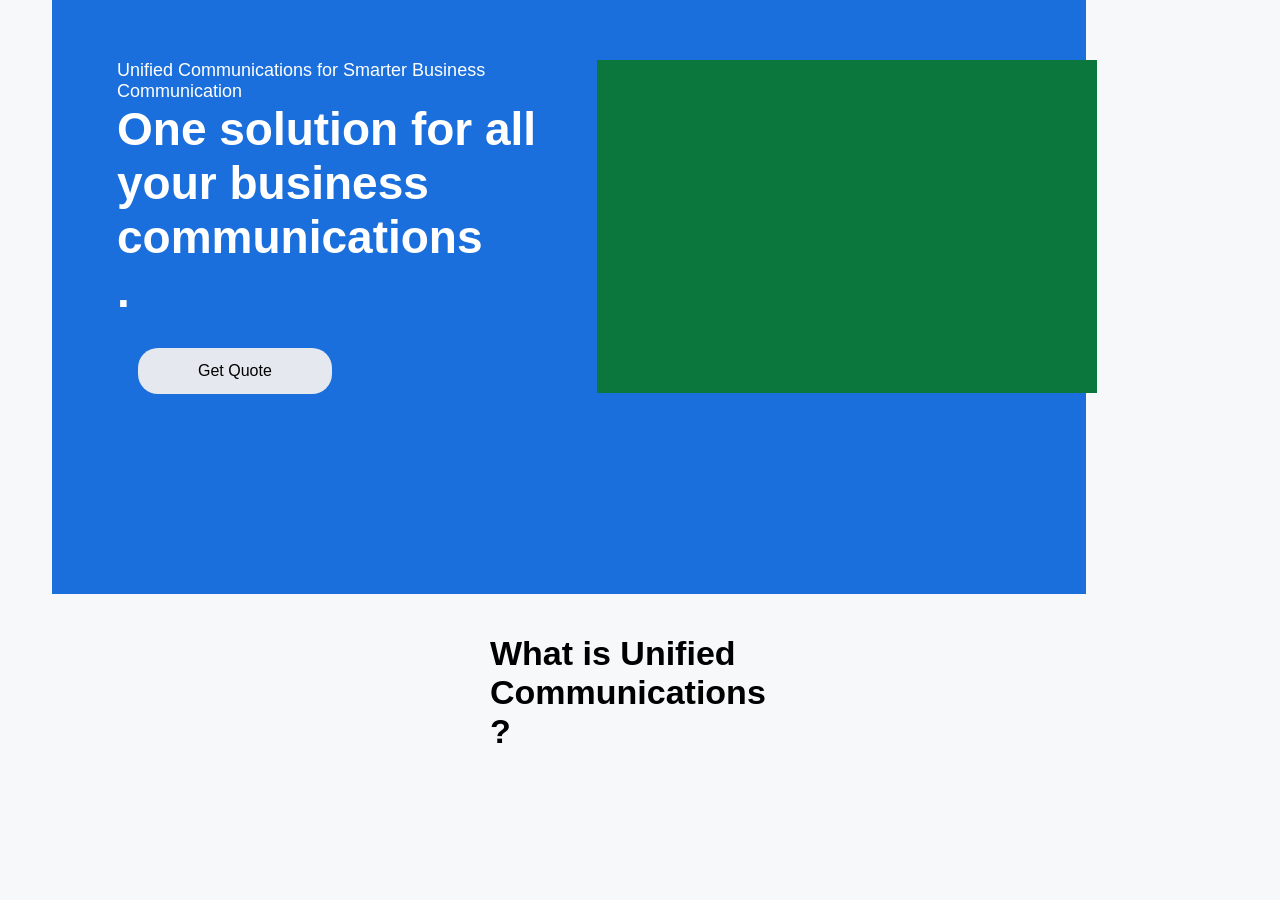
<file: tests/fixtures/display-page-2.html>
<!doctype html><html><head><meta name="viewport" content="width=device-width,initial-scale=1"><style>
body{margin:0;font:16px Arial;background:#f7f8fa}
.elementor{width:100%}
.hero{background:#1a6fdc;color:#fff;width:1034px;margin-left:52px;padding:60px 0 200px 0;display:flex;gap:40px}
.col{width:440px;padding-left:65px}
.elementor-heading-title{font-size:46px;margin:0;width:440px}
.elementor-button{display:inline-block;padding:14px 60px;background:#e5e9ef;color:#000;border-radius:20px}
.photo img{width:500px;height:300px;display:block;margin-right:-60px}
.e2{margin:40px auto;width:300px}
</style></head><body class="page-id-77">
<div class="elementor">
 <div class="elementor-section elementor-element hero" data-id="sec1" data-element_type="section">
  <div class="elementor-column elementor-element col" data-id="col1" data-element_type="column">
   <div class="elementor-widget elementor-element" data-id="h0" data-widget_type="heading.default"><div class="elementor-widget-container"><p class="elementor-heading-title" style="font-size:18px">Unified Communications for Smarter Business Communication</p></div></div>
   <div class="elementor-widget elementor-element" data-id="h1" data-widget_type="heading.default"><div class="elementor-widget-container"><h1 class="elementor-heading-title">One solution for all your business communications<br>.</h1></div></div>
   <div class="elementor-widget elementor-element" data-id="btn1" data-widget_type="button.default" style="margin-left:21px;margin-top:30px"><div class="elementor-widget-container"><a class="elementor-button"><span class="elementor-button-text">Get Quote</span></a></div></div>
  </div>
  <div class="elementor-column elementor-element photo" data-id="col2" data-element_type="column">
   <div class="elementor-widget elementor-element" data-id="img1" data-widget_type="image.default" style="margin-right:-60px"><div class="elementor-widget-container"><img src="office-photo.jpg" alt="Call centre" style="width:500px;height:333px"></div></div>
  </div>
 </div>
 <div class="elementor-section elementor-element e2" data-id="sec2" data-element_type="section">
  <div class="elementor-column elementor-element" data-id="col3" data-element_type="column">
   <div class="elementor-widget elementor-element" data-id="h2" data-widget_type="heading.default"><div class="elementor-widget-container"><h2 class="elementor-heading-title" style="width:300px;font-size:34px">What is Unified Communications ?</h2></div></div>
  </div>
 </div>
</div>
<script src="../../docs/display-check.js"></script>
</body></html>
</file>
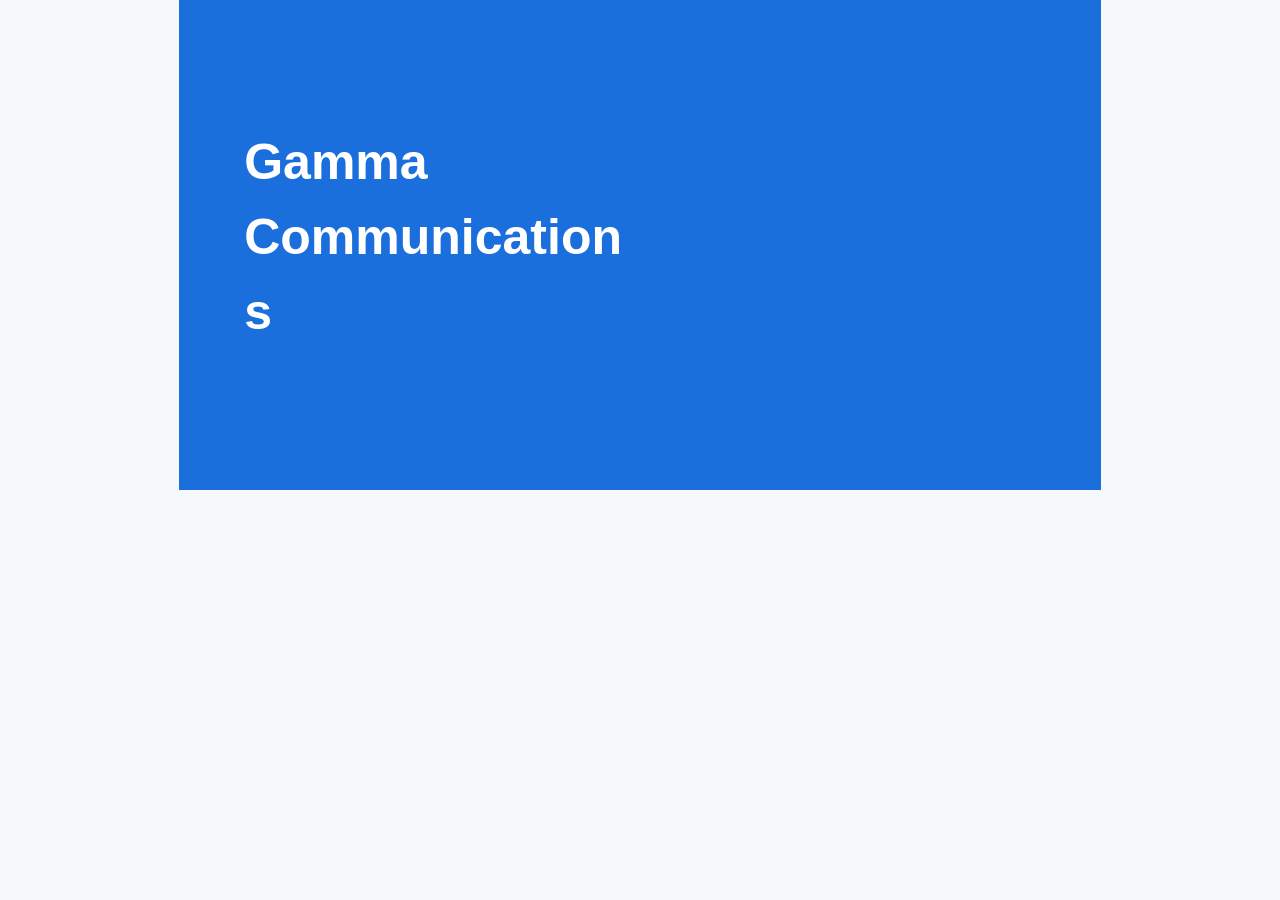
<file: tests/fixtures/display-page-3.html>
<!doctype html><html><head><meta name="viewport" content="width=device-width,initial-scale=1"><style>
body{margin:0;font:16px Arial;background:#f7f8fa}
.hero{background:#1a6fdc;color:#fff;width:72%;margin:0 auto;padding:125px 0 140px;display:flex}
.col{width:42%;padding-left:65px}
.elementor-heading-title{font:700 50px/1.5 Arial;margin:0;overflow-wrap:break-word}
@media (max-width:767px){.hero{width:100%;padding:125px 0}.col{width:80%}}
</style></head><body class="page-id-88">
<div class="elementor">
 <div class="elementor-section elementor-element hero" data-id="secG" data-element_type="section">
  <div class="elementor-column elementor-element col" data-id="colG" data-element_type="column">
   <div class="elementor-widget elementor-element" data-id="hG" data-widget_type="heading.default"><div class="elementor-widget-container"><h1 class="elementor-heading-title">Gamma Communications</h1></div></div>
  </div>
 </div>
</div>
<script src="../../docs/display-check.js"></script>
</body></html>
</file>
<file: assets/styles.css>
/* Layout: fixed left rail of pages, working area on the right. Rail becomes a top strip on phones.
   Colour: deep Channel blue for structure, sodium-lamp amber for things needing action. */
:root {
  --bg: #F3F5F7;
  --surface: #FFFFFF;
  --sunk: #E8ECF0;
  --line: #D3DAE1;
  --fg: #16232E;
  --muted: #5B6B78;
  --rail: #12334A;
  --rail-fg: #DCE7EF;
  --rail-muted: #8FA9BC;
  --accent: #1F6F9A;
  --accent-soft: #DCEBF4;
  --flag: #B86A00;
  --flag-soft: #FBEBD2;
  --good: #2E7D4F;
  --good-soft: #DDF0E4;
  --bad: #B23A3A;
  --bad-soft: #F7DEDE;
  --font-display: "Familjen Grotesk", "Helvetica Neue", Arial, sans-serif;
  --font-body: "IBM Plex Sans", "Segoe UI", Roboto, Arial, sans-serif;
  --font-mono: "IBM Plex Mono", ui-monospace, Menlo, Consolas, monospace;
  --radius: 6px;
}
@media (prefers-color-scheme: dark) {
  :root:not([data-theme="light"]) {
    --bg: #0E171E; --surface: #15222C; --sunk: #1B2B37; --line: #2A3C4A;
    --fg: #E3EAF0; --muted: #93A6B5; --rail: #0A1319; --rail-fg: #DCE7EF; --rail-muted: #7891A3;
    --accent: #5BB0DE; --accent-soft: #17364A; --flag: #F0A63C; --flag-soft: #3A2A12;
    --good: #5CC489; --good-soft: #163626; --bad: #F07A7A; --bad-soft: #3E1C1C;
    color-scheme: dark;
  }
}
:root[data-theme="dark"] {
  --bg: #0E171E; --surface: #15222C; --sunk: #1B2B37; --line: #2A3C4A;
  --fg: #E3EAF0; --muted: #93A6B5; --rail: #0A1319; --rail-fg: #DCE7EF; --rail-muted: #7891A3;
  --accent: #5BB0DE; --accent-soft: #17364A; --flag: #F0A63C; --flag-soft: #3A2A12;
  --good: #5CC489; --good-soft: #163626; --bad: #F07A7A; --bad-soft: #3E1C1C;
  color-scheme: dark;
}

* { box-sizing: border-box; }
html, body { height: 100%; }
body {
  margin: 0; background: var(--bg); color: var(--fg);
  font: 15px/1.5 var(--font-body);
}
h1, h2, h3 { font-family: var(--font-display); text-wrap: balance; margin: 0; line-height: 1.2; }
h1 { font-size: 1.75rem; font-weight: 700; }
h2 { font-size: 1.15rem; font-weight: 700; }
h3 { font-size: 1rem; font-weight: 600; }
p { margin: 0; max-width: 68ch; }
a { color: var(--accent); }
button, input, select, textarea { font: inherit; color: inherit; }
:focus-visible { outline: 2px solid var(--accent); outline-offset: 2px; }

.app { display: grid; grid-template-columns: 220px 1fr; min-height: 100%; }
.rail {
  background: var(--rail); color: var(--rail-fg);
  padding-block: 20px; padding-left: max(16px, env(safe-area-inset-left, 0px)); padding-right: 16px;
  display: flex; flex-direction: column; gap: 18px;
  position: sticky; top: env(safe-area-inset-top, 0px); height: 100vh;
}
.brand { display: flex; flex-direction: column; gap: 2px; }
.brand b { font-family: var(--font-display); font-size: 1.05rem; letter-spacing: .01em; }
.brand span { font-size: .78rem; color: var(--rail-muted); }
.nav { display: flex; flex-direction: column; gap: 2px; }
.nav a {
  color: var(--rail-fg); text-decoration: none; padding: 8px 10px; border-radius: var(--radius);
  display: flex; justify-content: space-between; align-items: center; gap: 8px; font-size: .92rem;
}
.nav a:hover { background: rgba(255,255,255,.07); }
.nav a[aria-current="page"] { background: rgba(255,255,255,.13); font-weight: 600; }
.nav .count { font: 600 .72rem var(--font-mono); background: var(--flag); color: #1A1200; border-radius: 99px; padding: 1px 7px; }
.nav .pri { font-size: .68rem; text-transform: uppercase; letter-spacing: .08em; color: var(--rail-muted); }
.rail-foot { margin-top: auto; font: .72rem var(--font-mono); color: var(--rail-muted); display: flex; flex-direction: column; gap: 6px; }
.rail-foot button { background: none; border: 1px solid var(--rail-muted); color: var(--rail-fg); border-radius: var(--radius); padding: 4px 8px; cursor: pointer; font-size: .75rem; }

main {
  padding-block: 28px 60px;
  padding-left: max(16px, 2.5vw); padding-right: max(16px, env(safe-area-inset-right, 0px), 2.5vw);
  min-width: 0; display: flex; flex-direction: column; gap: 24px;
}
.page { display: flex; flex-direction: column; gap: 22px; }
.page-head { display: flex; flex-wrap: wrap; justify-content: space-between; align-items: flex-end; gap: 12px; }
.page-head p { color: var(--muted); margin-top: 4px; }
.eyebrow { font: 600 .72rem var(--font-mono); text-transform: uppercase; letter-spacing: .09em; color: var(--muted); }

.panel { background: var(--surface); border: 1px solid var(--line); border-radius: var(--radius); padding: 18px; display: flex; flex-direction: column; gap: 14px; min-width: 0; }
.panel-head { display: flex; flex-wrap: wrap; justify-content: space-between; align-items: center; gap: 10px; }
.panel-head p { color: var(--muted); font-size: .88rem; }
.grid { display: grid; gap: 16px; grid-template-columns: repeat(auto-fit, minmax(280px, 1fr)); }
.grid-2 { display: grid; gap: 16px; grid-template-columns: 2fr 1fr; }

.stats { display: grid; gap: 12px; grid-template-columns: repeat(auto-fit, minmax(160px, 1fr)); }
.stat { background: var(--surface); border: 1px solid var(--line); border-radius: var(--radius); padding: 14px 16px; display: flex; flex-direction: column; gap: 4px; }
.stat .n { font: 600 1.6rem var(--font-mono); font-variant-numeric: tabular-nums; }
.stat .l { font-size: .82rem; color: var(--muted); }
.stat.flag { border-color: var(--flag); }
.stat.flag .n { color: var(--flag); }

.btn { border: 1px solid var(--line); background: var(--surface); border-radius: var(--radius); padding: 7px 12px; cursor: pointer; font-size: .88rem; }
.btn:hover { border-color: var(--accent); }
.btn.primary { background: var(--accent); color: #fff; border-color: var(--accent); }
:root[data-theme="dark"] .btn.primary { color: #06141D; }
@media (prefers-color-scheme: dark) { :root:not([data-theme="light"]) .btn.primary { color: #06141D; } }
.btn.small { padding: 3px 8px; font-size: .78rem; }
.btn.danger { color: var(--bad); }
.row { display: flex; flex-wrap: wrap; gap: 8px; align-items: center; }

.field { display: flex; flex-direction: column; gap: 4px; font-size: .82rem; color: var(--muted); min-width: 0; }
.field input, .field select, .field textarea {
  background: var(--bg); border: 1px solid var(--line); border-radius: var(--radius); padding: 7px 9px; color: var(--fg); font-size: .9rem; width: 100%;
}
.field textarea { min-height: 70px; resize: vertical; }
.form-grid { display: grid; gap: 10px; grid-template-columns: repeat(auto-fit, minmax(180px, 1fr)); }

.table-wrap { overflow-x: auto; border: 1px solid var(--line); border-radius: var(--radius); }
table { border-collapse: collapse; width: 100%; font-size: .87rem; }
th, td { text-align: left; padding: 8px 10px; border-bottom: 1px solid var(--line); vertical-align: top; }
th { font: 600 .72rem var(--font-mono); text-transform: uppercase; letter-spacing: .06em; color: var(--muted); background: var(--sunk); white-space: nowrap; }
td.num, th.num { text-align: right; font-family: var(--font-mono); font-variant-numeric: tabular-nums; white-space: nowrap; }
tr:last-child td { border-bottom: 0; }
tr.dim td { opacity: .6; }
td input, td select { width: 100%; min-width: 110px; background: transparent; border: 1px solid transparent; border-radius: 4px; padding: 3px 5px; }
td textarea.cell { display: block; width: 100%; min-width: 100px; resize: none; overflow: hidden; field-sizing: content; background: transparent; border: 1px solid transparent; border-radius: 4px; padding: 3px 5px; font: inherit; line-height: 1.45; color: var(--fg); }
td textarea.cell.wide { min-width: 200px; }
td.row-actions { width: 1%; }
td.row-actions .btn { margin: 0 0 4px; }
td select { min-width: 96px; }
td textarea.cell:hover, td textarea.cell:focus { border-color: var(--line); background: var(--bg); }
td input:hover, td select:hover, td input:focus, td select:focus { border-color: var(--line); background: var(--bg); }

.chip { display: inline-block; font: 600 .7rem var(--font-mono); padding: 2px 8px; border-radius: 99px; background: var(--sunk); color: var(--muted); white-space: nowrap; }
.chip.good { background: var(--good-soft); color: var(--good); }
.chip.flag { background: var(--flag-soft); color: var(--flag); }
.chip.bad { background: var(--bad-soft); color: var(--bad); }
.chip.info { background: var(--accent-soft); color: var(--accent); }
.chip.time { background: transparent; box-shadow: inset 0 0 0 1px var(--line); color: var(--muted); }
.chip.ex { background: transparent; border: 1px dashed var(--muted); }

.notice { border-left: 3px solid var(--flag); background: var(--flag-soft); padding: 10px 14px; border-radius: 0 var(--radius) var(--radius) 0; font-size: .88rem; }
.notice.info { border-color: var(--accent); background: var(--accent-soft); }
.muted { color: var(--muted); }
.mono { font-family: var(--font-mono); font-size: .85rem; }
.empty { padding: 22px; text-align: center; color: var(--muted); font-size: .9rem; }
.list { display: flex; flex-direction: column; gap: 0; }
.list-item { display: grid; grid-template-columns: auto 1fr auto; gap: 12px; align-items: start; padding: 10px 0; border-bottom: 1px solid var(--line); }
.list-item:last-child { border-bottom: 0; }
.list-item .t { font-weight: 600; font-size: .92rem; }
.list-item .s { color: var(--muted); font-size: .84rem; }
.prompt-box { background: var(--sunk); border-radius: var(--radius); padding: 14px; font-size: .88rem; white-space: pre-wrap; max-height: 220px; overflow: auto; }
.steps { display: grid; gap: 8px; grid-template-columns: repeat(auto-fit, minmax(150px, 1fr)); counter-reset: s; }
.steps div { background: var(--sunk); border-radius: var(--radius); padding: 10px 12px; font-size: .85rem; }
.steps b { display: block; font-family: var(--font-mono); font-size: .72rem; color: var(--muted); }
.bar { height: 6px; background: var(--sunk); border-radius: 99px; overflow: hidden; min-width: 60px; }
.bar i { display: block; height: 100%; background: var(--accent); }
.cols2 { display: grid; gap: 14px; grid-template-columns: 1fr 1fr; }
.cols2 > * { min-width: 0; }
pre.was { margin: 0; background: var(--sunk); border-radius: var(--radius); padding: 9px 11px; font: .85rem/1.5 var(--font-mono); color: var(--fg); white-space: pre-wrap; word-break: break-word; max-height: 260px; overflow: auto; }
.fix textarea { font-family: var(--font-mono); font-size: .85rem; }
.fix h2 a { color: var(--fg); text-decoration: none; }
.fix h2 a:hover { text-decoration: underline; }
ul.where, ol.steps-list { margin: 6px 0 0; padding-left: 20px; font-size: .88rem; display: flex; flex-direction: column; gap: 4px; }
.chart { margin: 0; display: flex; flex-direction: column; gap: 6px; min-width: 0; }
.chart figcaption { font-size: .88rem; }
.chart-svg { position: relative; }
.chart svg { width: 100%; height: auto; display: block; }
.chart .cg { stroke: var(--line); stroke-width: 1; }
.chart .ct { fill: var(--muted); font: 11px var(--font-mono); }
.chart .cline { fill: none; stroke: var(--accent); stroke-width: 2; stroke-linejoin: round; stroke-linecap: round; }
.chart .carea { fill: var(--accent); fill-opacity: .1; }
.chart .cdot, .chart .chov { fill: var(--accent); stroke: var(--surface); stroke-width: 2; }
.chart .cx { stroke: var(--muted); stroke-width: 1; stroke-dasharray: 3 3; }
.ctip { position: absolute; top: 0; transform: translateX(-50%); background: var(--fg); color: var(--bg); font: 12px var(--font-mono); padding: 4px 8px; border-radius: 4px; pointer-events: none; white-space: nowrap; }
.stat .n .chip { font-size: .68rem; vertical-align: middle; }
.remove-pick { display: flex; flex-direction: column; gap: 8px; border-top: 1px solid var(--line); padding-top: 12px; }
.remove-pick .opts { display: flex; flex-direction: column; gap: 8px; }
.remove-pick .opt { display: grid; grid-template-columns: auto 1fr; gap: 10px; align-items: start; font-size: .88rem; padding: 10px; border: 1px solid var(--line); border-radius: var(--radius); cursor: pointer; }
.remove-pick .opt:has(input:checked) { border-color: var(--accent); background: var(--accent-soft); }
.remove-pick .opt.off { opacity: .55; cursor: not-allowed; }
.remove-pick .opt pre.was { margin-top: 6px; max-height: 140px; }
.hint { font-size: .75rem; color: var(--muted); }
.btn[disabled] { opacity: .5; cursor: not-allowed; }
@media (max-width: 700px) { .cols2 { grid-template-columns: 1fr; } }
/* Progress & change log */
.stat .d { font: 600 .78rem var(--font-mono); }
.stat .d.up, .delta.up { color: var(--good); }
.stat .d.down, .delta.down { color: var(--bad); }
.stat .d.flat, .delta.flat { color: var(--muted); }
.delta.up, .delta.down { font-weight: 600; }
.compare-row { display: flex; flex-wrap: wrap; gap: 10px; align-items: flex-end; }
.compare-row .field { min-width: 180px; }
.toast { position: fixed; right: max(16px, env(safe-area-inset-right, 0px)); bottom: calc(16px + env(safe-area-inset-bottom, 0px)); background: var(--fg); color: var(--bg); padding: 10px 14px; border-radius: var(--radius); font-size: .88rem; opacity: 0; transition: opacity .2s; pointer-events: none; }
.toast.show { opacity: 1; }
@media (prefers-reduced-motion: reduce) { .toast { transition: none; } }

@media (max-width: 860px) {
  .app { grid-template-columns: 1fr; }
  .rail { position: static; height: auto; padding-right: max(16px, env(safe-area-inset-right, 0px)); gap: 10px; }
  .nav { flex-direction: row; overflow-x: auto; gap: 4px; }
  .nav a { white-space: nowrap; }
  .nav .pri, .rail-foot { display: none; }
  .grid-2 { grid-template-columns: 1fr; }
}
.swatch { display: inline-block; width: 14px; height: 14px; border-radius: 3px; border: 1px solid var(--line); vertical-align: -2px; flex: none; }
tr.sec td { background: var(--sunk); font-size: .8rem; }
.look-box:empty { display: none; }
/* Compact tables: long cells show two lines until you click into them or press More. */
table.compact td textarea.cell.clamp { max-height: 3.1em; }
table.compact td textarea.cell.clamp:focus, table.compact tr.open td textarea.cell.clamp { max-height: none; }
table.compact td.row-lead { width: 1%; white-space: nowrap; }
table.compact td.row-lead .btn { display: block; width: 100%; margin: 0 0 4px; }
table.compact td { vertical-align: top; }
tr.detail td { background: var(--sunk); border-bottom: 1px solid var(--line); }
tr.detail textarea.detail-box { width: 100%; min-height: 160px; max-height: 520px; resize: vertical; background: var(--surface); border: 1px solid var(--line); border-radius: var(--radius); padding: 10px 12px; font: .88rem/1.5 var(--font-body); color: var(--fg); }
table.compact td.row-lead .btn.has { border-color: var(--accent); color: var(--accent); }
tr.open > td { border-bottom-color: transparent; }
.claim-rows { display: flex; flex-direction: column; border: 1px solid var(--line); border-radius: var(--radius); }
.claim-row { display: grid; grid-template-columns: 1fr auto; gap: 12px; align-items: start; padding: 10px 12px; border-bottom: 1px solid var(--line); }
.claim-row:last-child { border-bottom: 0; }
.claim-what { min-width: 0; overflow-wrap: anywhere; }
@media (max-width: 700px) { .claim-row { grid-template-columns: 1fr; } }
.dc-stage { overflow: hidden; border: 1px solid var(--line); border-radius: var(--radius); background: #fff; max-width: 100%; }
.dc-scale { transform-origin: 0 0; }
.dc-scale iframe { border: 0; display: block; background: #fff; }
.guide-frame { width: 100%; height: calc(100vh - 170px); min-height: 520px; border: 1px solid var(--line); border-radius: var(--radius); background: var(--bg); }

/* Progress on long checks (audit, mobile, display) */
.progress { display: flex; flex-direction: column; gap: 6px; }
.progress .prog-top { display: flex; justify-content: space-between; align-items: baseline; gap: 12px; min-width: 0; }
.progress .prog-top > span { min-width: 0; overflow-wrap: anywhere; }
.progress .prog-bar { height: 8px; border-radius: 999px; background: var(--surface); border: 1px solid var(--line); overflow: hidden; }
.progress .prog-bar > span { display: block; height: 100%; background: var(--accent); border-radius: 999px; transition: width .4s ease; }
.progress .prog-meta { font-size: .78rem; }
@media (prefers-reduced-motion: reduce) { .progress .prog-bar > span { transition: none; } }

/* Progress log on fix cards (v0.21.0) */
.progress-log { display: flex; flex-direction: column; gap: 8px; border-top: 1px solid var(--line); padding-top: 12px; }
.progress-log .log-tabs { gap: 6px; }
.progress-log .log-tabs .btn .chip { margin-left: 4px; }
.progress-log .log-tabs .btn.primary .chip { background: rgba(255,255,255,.2); color: #fff; }
.log-list { list-style: none; margin: 0; padding: 0; display: flex; flex-direction: column; gap: 6px; font-size: .88rem; }
.log-list li { padding: 6px 10px; background: var(--sunk); border-radius: var(--radius); }
.log-list .mono { font-size: .75rem; margin-right: 6px; }
.log-add input { font: inherit; font-size: .86rem; padding: 5px 8px; border: 1px solid var(--line); border-radius: var(--radius); background: var(--surface); color: inherit; }

/* Website & SEO tabs. Pinned to the top so they stay in reach while you scroll. */
.subtabs { position: sticky; top: 0; z-index: 5; display: flex; flex-wrap: wrap; gap: 4px; padding: 8px 0; background: var(--bg); border-bottom: 1px solid var(--line); }
.subtabs button { border: 1px solid var(--line); background: var(--surface); color: var(--fg); border-radius: 999px; padding: 6px 14px; font-size: .88rem; cursor: pointer; }
.subtabs button:hover { border-color: var(--accent); }
.subtabs button[aria-current="true"] { background: var(--accent); border-color: var(--accent); color: #fff; }
:root[data-theme="dark"] .subtabs button[aria-current="true"] { color: #0E171E; }
@media (prefers-color-scheme: dark) { :root:not([data-theme="light"]) .subtabs button[aria-current="true"] { color: #0E171E; } }
@media (max-width: 640px) { .subtabs { flex-wrap: nowrap; overflow-x: auto; } .subtabs button { flex: none; } }
.page > [hidden] { display: none !important; }

/* AI visibility: how-to, progress, ticks and the paste box */
.ai-how { border: 1px solid var(--line); border-radius: var(--radius); background: var(--accent-soft); padding: 10px 14px; margin: 0 0 12px; }
.ai-how summary { cursor: pointer; font-weight: 600; }
.ai-how ol { margin: 8px 0 2px 20px; display: flex; flex-direction: column; gap: 4px; }
.ai-progress { margin-bottom: 8px; color: var(--muted); }
.ai-progress b { color: var(--fg); }
.ai-ticks { margin-top: 4px; display: flex; gap: 4px; flex-wrap: wrap; }
.ai-ticks .chip { font-size: .75rem; }
.ai-logger { border-top: 1px solid var(--line); margin-top: 12px; padding-top: 12px; display: flex; flex-direction: column; gap: 10px; }
.ai-logger textarea { width: 100%; min-height: 160px; }
tr.open td { background: var(--accent-soft); }
.notice.good { border-color: var(--good); background: var(--good-soft); }
.ai-how li.ai-warn { background: var(--flag-soft); border-left: 3px solid var(--flag); padding: 4px 8px; list-style-position: inside; margin-left: -20px; }
</file>
